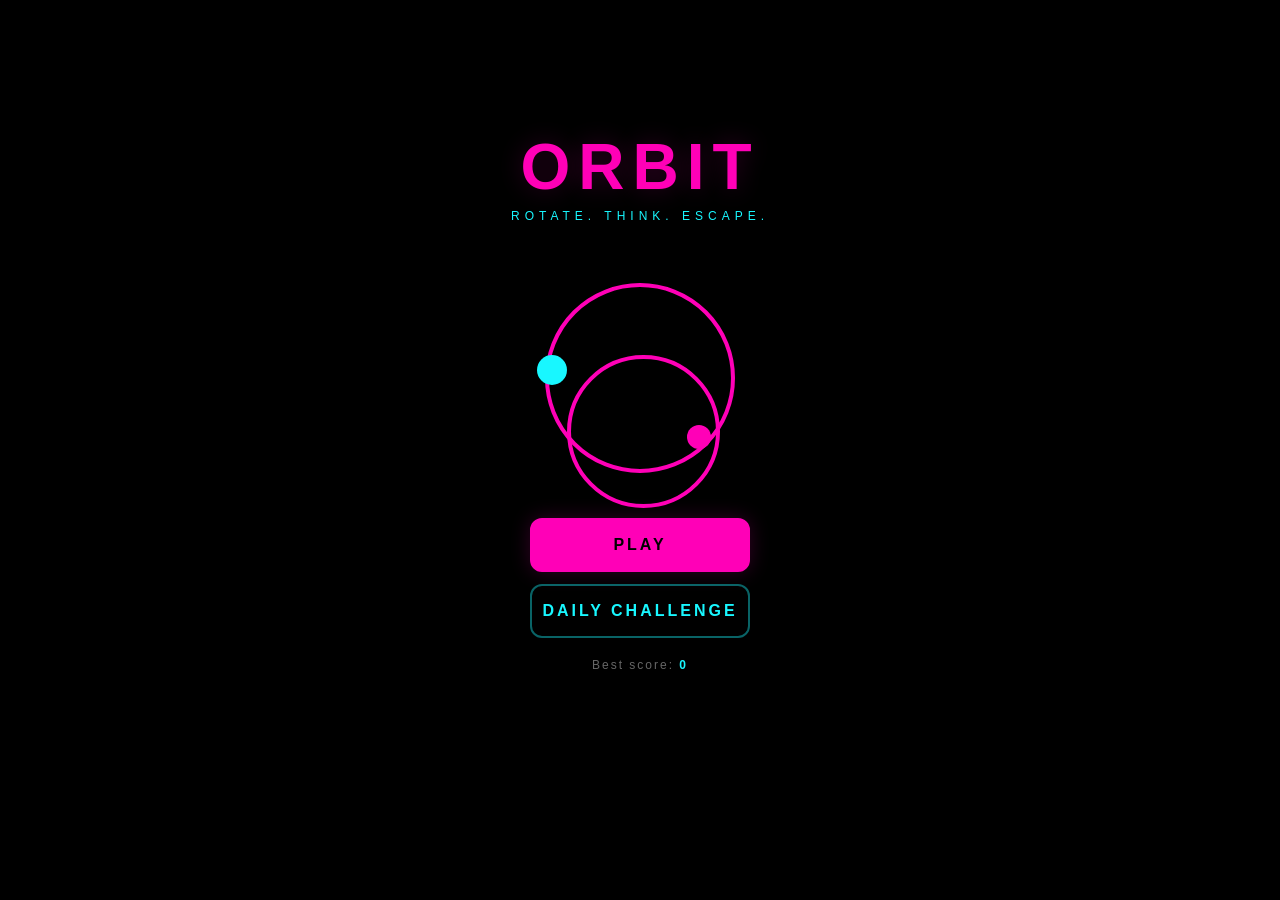
<file: index.html>
<!doctype html>
<html lang="en">
<head>
<meta charset="utf-8">
<meta name="viewport" content="width=device-width,initial-scale=1,maximum-scale=1,user-scalable=no">
<meta name="theme-color" content="#000000">
<title>ORBIT — Neon Logic Puzzle</title>
<link rel="stylesheet" href="style.css">
</head>
<body>
<div id="app">
  <canvas id="game"></canvas>

  <section id="startScreen" class="screen">
    <div class="brand">ORBIT</div>
    <div class="tagline">ROTATE. THINK. ESCAPE.</div>
    <div class="preview-orbit"><span class="preview-ball"></span><span class="preview-core"></span></div>
    <button id="startGame" class="primary">PLAY</button>
    <button id="dailyFromStart" class="secondary">DAILY CHALLENGE</button>
    <div class="best-line">Best score: <b id="startBest">0</b></div>
  </section>

  <section id="levelScreen" class="screen hidden">
    <div class="panel-head">
      <button class="icon-btn" data-back>←</button>
      <div><b>LEVELS</b><small>MASTER THE ORBITS</small></div>
      <button class="icon-btn" id="levelSound">♪</button>
    </div>
    <div id="levelGrid" class="level-grid"></div>
  </section>

  <section id="shopScreen" class="screen hidden">
    <div class="panel-head">
      <button class="icon-btn" data-back>←</button>
      <div><b>THEMES</b><small>SPEND YOUR ORBS</small></div>
      <div class="coin-pill">◆ <span id="shopCoins">0</span></div>
    </div>
    <div id="shopGrid" class="shop-grid"></div>
  </section>

  <section id="dailyScreen" class="screen hidden">
    <div class="panel-head">
      <button class="icon-btn" data-back>←</button>
      <div><b>DAILY ORBIT</b><small id="dailyDate"></small></div>
    </div>
    <div class="daily-card">
      <div class="daily-title">TODAY'S PUZZLE</div>
      <div class="daily-number" id="dailyNumber">01</div>
      <p>Everyone gets the same challenge. Beat your best move count.</p>
      <div class="daily-stats">
        <span>BEST <b id="dailyBest">—</b></span>
        <span>STREAK <b id="dailyStreak">0</b></span>
      </div>
      <button id="playDaily" class="primary">PLAY DAILY</button>
    </div>
  </section>

  <section id="gameUI" class="hidden">
    <header class="hud">
      <button id="homeBtn" class="hud-btn">⌂</button>
      <div class="moves-box"><b id="moves">12</b><small>MOVES</small></div>
      <div class="level-box"><b id="level">1</b><small>LEVEL</small></div>
      <button id="muteBtn" class="hud-btn">♪</button>
    </header>
    <div class="progress"><span id="progressBar"></span></div>
    <div id="hint" class="hint">GET TO THE CYAN GATE</div>
    <div class="game-buttons">
      <button id="leftBtn" class="rotate-btn left" aria-label="Rotate left">‹</button>
      <button id="playPause" class="play-btn">▶</button>
      <button id="rightBtn" class="rotate-btn right" aria-label="Rotate right">›</button>
    </div>
    <button id="undoBtn" class="undo-btn">↶</button>
  </section>

  <section id="resultScreen" class="screen hidden">
    <div class="result-card">
      <div id="resultKicker" class="result-kicker">LEVEL COMPLETE</div>
      <div id="resultTitle" class="result-title">NICE!</div>
      <div id="stars" class="stars">☆☆☆</div>
      <div class="result-stats">
        <div><span>MOVES</span><b id="resultMoves">0</b></div>
        <div><span>BEST</span><b id="resultBest">0</b></div>
        <div><span>ORBS</span><b id="resultCoins">+0</b></div>
      </div>
      <div class="result-actions">
        <button id="retryBtn" class="secondary">RETRY</button>
        <button id="nextBtn" class="primary">NEXT →</button>
      </div>
    </div>
  </section>

  <nav id="bottomNav" class="bottom-nav hidden">
    <button data-nav="levels">◈<span>LEVELS</span></button>
    <button data-nav="daily">◆<span>DAILY</span></button>
    <button data-nav="shop">✦<span>THEMES</span></button>
  </nav>

  <div id="toast" class="toast"></div>
</div>
<script src="script.js"></script>
</body>
</html>
</file>
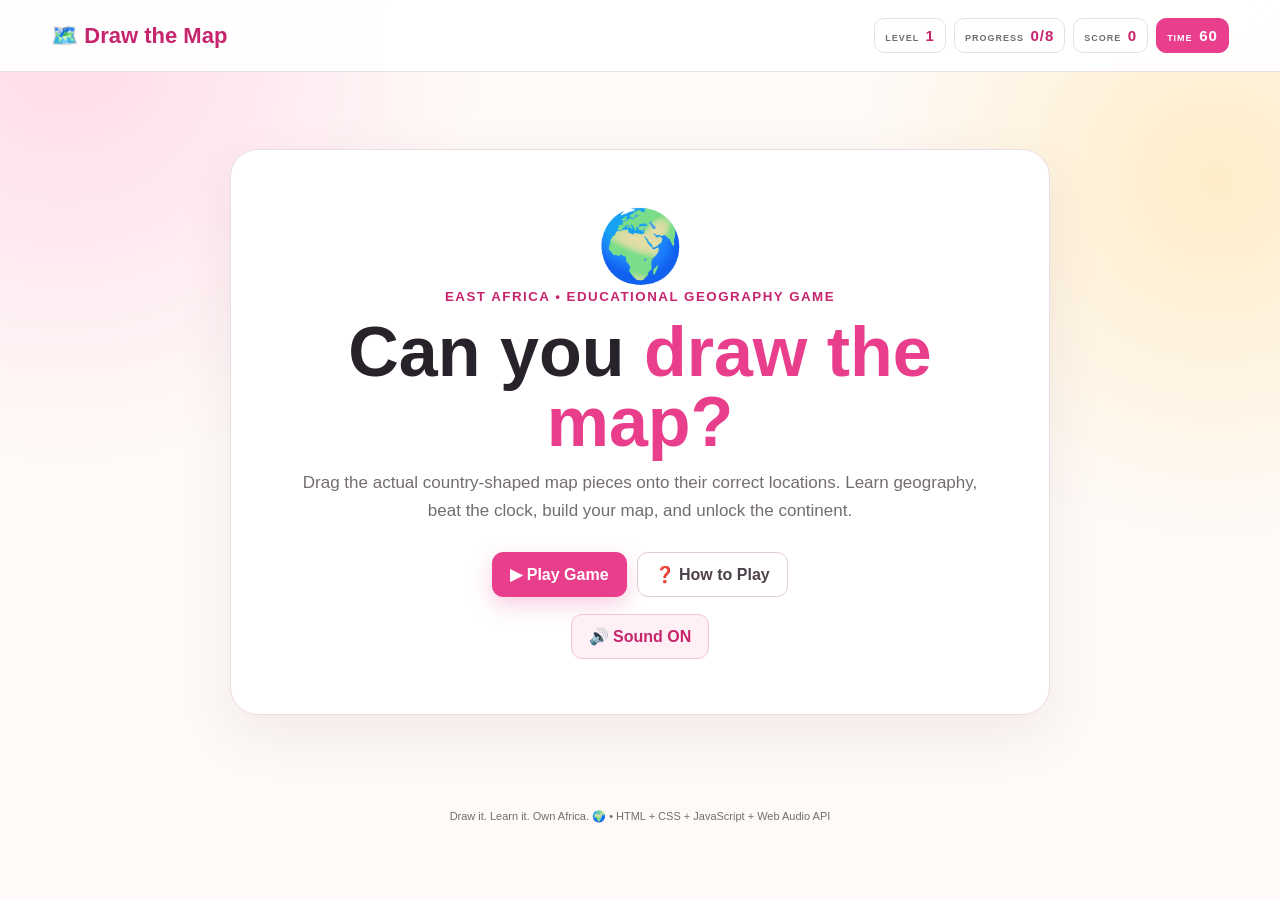
<file: draw-your-africa-enhanced/index.html>
<!doctype html>
<html lang="en">
<head>
<meta charset="UTF-8">
<meta name="viewport" content="width=device-width,initial-scale=1">
<title>Draw the Map | East Africa</title>
<link rel="stylesheet" href="style.css">
</head>
<body>
<header>
  <div class="logo">🗺️ Draw the Map</div>
  <div class="stats">
    <span>LEVEL <b>1</b></span>
    <span>PROGRESS <b id="progress">0/8</b></span>
    <span>SCORE <b id="score">0</b></span>
    <span class="timer">TIME <b id="time">60</b></span>
  </div>
</header>

<main>
<section id="menu" class="screen">
  <div class="hero">
    <div class="globe">🌍</div>
    <small>EAST AFRICA • EDUCATIONAL GEOGRAPHY GAME</small>
    <h1>Can you <em>draw the map?</em></h1>
    <p>Drag the actual country-shaped map pieces onto their correct locations. Learn geography, beat the clock, build your map, and unlock the continent.</p>
    <div class="menu-buttons">
      <button id="play" class="primary">▶ Play Game</button>
      <button id="how" class="secondary">❓ How to Play</button>
    </div>
    <button id="soundMenu" class="sound">🔊 Sound ON</button>
  </div>
</section>

<section id="game" class="screen hidden">
  <div class="game-title">
    <div><small>EAST AFRICA • LEVEL 1</small><h2>Let's build East Africa!</h2></div>
    <div class="controls"><button id="soundGame" class="sound">🔊 Sound ON</button><button id="settings" class="secondary">⚙ Settings</button><button id="restart" class="secondary">↻ Restart</button></div>
  </div>

  <div class="game-grid">
    <aside class="left-column">
      <div class="reference-panel">
        <div class="reference-head"><strong>🧭 MAP GUIDE</strong><span>Reference Map</span></div>
        <img class="reference-map-image" src="assets/africa-reference.jpg" alt="Africa political reference map">
      </div>
      <div class="pieces-panel">
      <h3>Country Pieces</h3>
      <p>Drag the <strong>map shape</strong>, not the name.</p>
      <div id="pieces"></div>
      <div class="streak" id="streak">🔥 Streak: 0</div>
      </div>
    </aside>
    <section class="map-panel">
      <div class="map-head"><strong>East Africa Blueprint</strong><span id="message">Pick up any country shape.</span></div>
      <div class="map">
        <svg id="board" viewBox="0 0 760 620"></svg>
        <div class="north">N<br>↑</div>
      </div>
    </section>
  </div>
</section>
</main>

<div id="howModal" class="modal hidden"><div class="card">
  <button class="close" data-close="howModal">×</button>
  <div class="big">🎮</div><h2>How to Play</h2>
  <p>1. Choose a country-shaped piece.</p><p>2. Drag the shape to its matching position.</p><p>3. Correct pieces snap into the map.</p><p>4. Wrong placements gently shake and return.</p><p>5. Beat the timer and complete all countries.</p>
  <button class="primary" data-close="howModal">Got it!</button>
</div></div>

<div id="settingsModal" class="modal hidden"><div class="card">
  <button class="close" data-close="settingsModal">×</button>
  <div class="big">🎚️</div><h2>Sound Settings</h2>
  <label class="volume-label">🔊 Volume <b id="volumeValue">70%</b></label>
  <input id="volume" type="range" min="0" max="100" value="70">
  <p class="muted">Your volume preference is saved automatically.</p>
  <button class="primary" data-close="settingsModal">Done</button>
</div></div>

<div id="timeUp" class="modal hidden"><div class="card">
  <div class="big">⏰</div><small>TIME'S UP!</small><h2>Try again!</h2>
  <p>You placed <strong id="timeProgress">0 / 8</strong> countries.</p>
  <div class="modal-buttons"><button id="tryAgain" class="primary">↻ Try Again</button><button id="backMenu" class="secondary">⌂ Back to Menu</button></div>
</div></div>

<div id="win" class="modal hidden"><div class="card win-card">
  <div class="big">🎉</div><small>EAST AFRICA COMPLETE!</small><h2>You drew East Africa!</h2>
  <p>Excellent work. You discovered the location and shape of every country.</p>
  <div class="final">🏆 Final Score: <strong id="finalScore">0</strong></div>
  <button id="playAgain" class="primary">🌍 Play Again</button>
</div></div>

<div id="toast" class="toast"></div>
<footer>Draw it. Learn it. Own Africa. 🌍 • HTML + CSS + JavaScript + Web Audio API</footer>
<script src="script.js"></script>
</body>
</html>
</file>
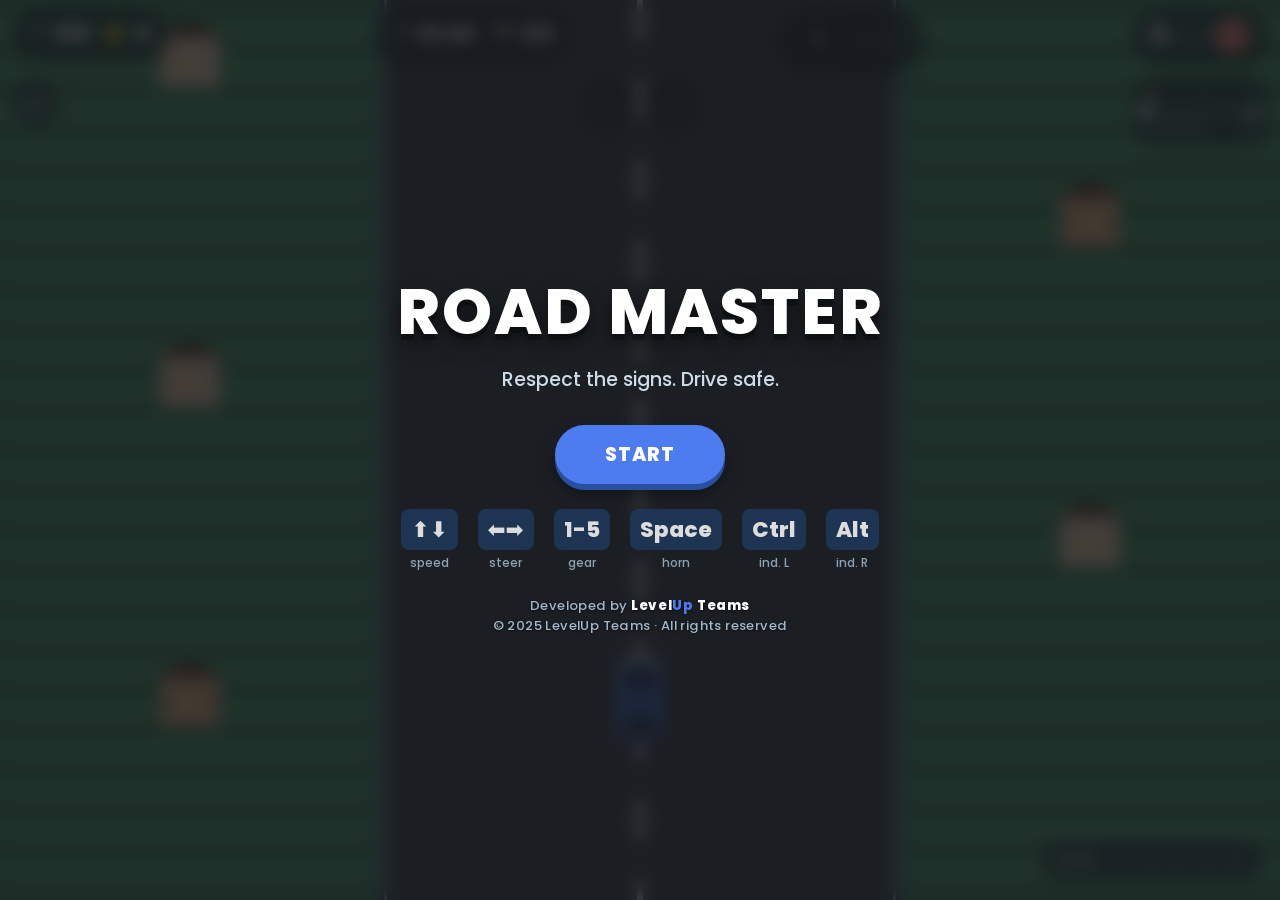
<file: LevelUp/index.html>
<!DOCTYPE html>
<html lang="en">
<head>
<meta charset="UTF-8">
<meta name="viewport" content="width=device-width,initial-scale=1,maximum-scale=1,user-scalable=no">
<title>Road Master 2D · LevelUp Teams</title>
<link href="https://fonts.googleapis.com/css2?family=Poppins:wght@500;800&display=swap" rel="stylesheet">
<style>
:root{
  --asphalt:#2B2E33;--asphalt-dark:#1E2024;--lane:#F4E9D8;
  --grass:#4C9A6A;--grass-dark:#3E7F58;
  --red:#E4483C;--yellow:#F4B740;--green:#3FB27F;
  --hud:rgba(20,22,26,.55);--light:#FBF7F0;--accent:#4C7CF0;
}
*{box-sizing:border-box;margin:0;padding:0;user-select:none;-webkit-tap-highlight-color:transparent}
html,body{width:100%;height:100%;overflow:hidden;background:var(--asphalt-dark);
  font-family:'Poppins',system-ui,sans-serif;font-weight:500;color:var(--light);touch-action:none}
#wrap{position:relative;width:100vw;height:100vh;overflow:hidden}
canvas{position:absolute;top:0;left:0;width:100%;height:100%;display:block}

.hud{position:absolute;top:0;left:0;width:100%;padding:10px 14px;display:flex;
  justify-content:space-between;align-items:flex-start;pointer-events:none;z-index:10;
  gap:8px;flex-wrap:wrap}
.hud-box{display:flex;align-items:center;gap:12px;background:var(--hud);
  backdrop-filter:blur(6px);padding:8px 16px;border-radius:40px;
  box-shadow:0 4px 14px rgba(0,0,0,.35)}
.hud-item{display:flex;align-items:center;gap:5px;font-size:1rem;color:#fff}
.hud-item .icon{font-size:1.2rem}
.hud-item .val{font-weight:800;font-size:1.3rem;min-width:1.5ch;text-align:center}
.hud-item .val.shake{animation:shake .3s}
@keyframes shake{0%,100%{transform:translateX(0)}25%{transform:translateX(-4px)}75%{transform:translateX(4px)}}
.speed-wrap{display:flex;align-items:center;gap:8px}
.speed-num{font-weight:800;font-size:1.7rem;color:#fff;text-shadow:0 2px 6px #000a;line-height:1}
.speed-num small{font-size:.75rem;font-weight:500;color:#b0c8d8}
.limit-badge{background:var(--red);color:#fff;border-radius:50%;width:36px;height:36px;
  display:flex;align-items:center;justify-content:center;font-weight:800;font-size:.9rem;
  border:2px solid #fff;box-shadow:0 2px 8px #0006;transition:transform .2s}
.limit-badge.pulse{transform:scale(1.3)}
.streak{background:var(--yellow);color:#1E2024;border-radius:20px;padding:2px 10px;
  font-weight:800;font-size:.85rem;display:none;box-shadow:0 2px 6px #0005}
.streak.show{display:inline-block}
.credits-low .icon,.credits-low .val{color:var(--red);animation:blink .8s infinite alternate}
@keyframes blink{from{opacity:.6}to{opacity:1}}

/* GEAR DISPLAY */
.gear-box{
  display:flex;align-items:center;gap:8px;
}
.gear-display{
  width:44px;height:44px;border-radius:50%;
  background:rgba(20,22,26,.7);
  border:2px solid #ffffff40;
  display:flex;align-items:center;justify-content:center;
  font-weight:800;font-size:1.4rem;color:#fff;
  text-shadow:0 1px 3px #000;
  transition:all .15s;
}
.gear-display.shift{
  animation:gearShift .35s ease;
}
@keyframes gearShift{
  0%{transform:scale(1);background:rgba(20,22,26,.7);}
  50%{transform:scale(1.25);background:var(--accent);box-shadow:0 0 20px var(--accent);}
  100%{transform:scale(1);background:rgba(20,22,26,.7);}
}
.gear-bars{
  display:flex;flex-direction:column;gap:2px;
}
.gear-bars .bar{
  width:60px;height:4px;background:#ffffff25;border-radius:2px;overflow:hidden;
  position:relative;
}
.gear-bars .bar .fill{
  position:absolute;left:0;top:0;height:100%;
  background:linear-gradient(90deg, var(--green), var(--yellow), var(--red));
  width:0%;
  transition:width .08s linear;
}

.sound-toggle{
  position:absolute;top:78px;left:14px;z-index:15;
  background:var(--hud);backdrop-filter:blur(6px);
  width:44px;height:44px;border-radius:50%;
  display:flex;align-items:center;justify-content:center;
  font-size:1.3rem;cursor:pointer;
  border:2px solid #ffffff30;
  box-shadow:0 4px 14px rgba(0,0,0,.35);
  transition:transform .1s;
}
.sound-toggle:active{transform:scale(0.92)}
.sound-toggle.muted{opacity:0.55}

.indicators{
  position:absolute;top:78px;left:50%;transform:translateX(-50%);
  display:flex;gap:14px;z-index:12;pointer-events:none;
}
.indicator{
  width:52px;height:52px;border-radius:50%;
  background:var(--hud);backdrop-filter:blur(6px);
  display:flex;align-items:center;justify-content:center;
  font-size:1.5rem;font-weight:800;
  border:2px solid #ffffff20;
  color:#4a5763;
  transition:color .1s, background .1s, box-shadow .1s;
  box-shadow:0 4px 14px rgba(0,0,0,.35);
  pointer-events:auto;cursor:pointer;
}
.indicator.on{
  color:#ffcf40;
  background:rgba(244,183,64,.25);
  box-shadow:0 0 24px #f4b740cc, 0 4px 14px rgba(0,0,0,.35);
  animation:blinkL .5s infinite alternate;
}
@keyframes blinkL{from{opacity:.6}to{opacity:1}}

.touch{position:absolute;bottom:20px;left:0;width:100%;display:none;
  justify-content:space-between;padding:0 20px;z-index:20;pointer-events:none}
.touch>div{display:flex;gap:14px;pointer-events:auto}
.touch .right{flex-direction:column;align-items:flex-end}
.tbtn{width:64px;height:64px;border-radius:50%;background:var(--hud);backdrop-filter:blur(8px);
  border:2px solid #ffffff40;color:#fff;font-size:1.6rem;display:flex;align-items:center;
  justify-content:center;box-shadow:0 5px 14px #0007;font-weight:700;transition:transform .08s}
.tbtn:active{transform:scale(.9);background:#3c4655cc}
.tbtn.accel{background:#4c7cf080;border-color:#4c7cf0b3}
.tbtn.brake{background:#e4483c80;border-color:#e4483cb3}
@media(hover:none) and (pointer:coarse){.touch{display:flex}}

.overlay{position:absolute;inset:0;display:flex;flex-direction:column;align-items:center;
  justify-content:center;background:rgba(20,22,26,.78);backdrop-filter:blur(8px);
  z-index:50;padding:20px;text-align:center}
.overlay.hidden{display:none}
.overlay h1{font-size:clamp(2.4rem,8vw,4rem);font-weight:800;letter-spacing:2px;color:#fff;
  text-shadow:0 6px 0 #0000004d,0 10px 20px #00000080;margin-bottom:6px}
.overlay .sub{font-size:clamp(1rem,2.5vw,1.2rem);color:#cddce8;margin-bottom:26px}
.overlay .msg{font-size:clamp(1rem,2.5vw,1.2rem);color:#cddce8;margin-bottom:22px}
.stats{display:flex;gap:26px;margin-bottom:28px;flex-wrap:wrap;justify-content:center}
.stat{display:flex;flex-direction:column;align-items:center;gap:2px}
.stat .lbl{font-size:.85rem;color:#a0b8cc}
.stat .num{font-size:clamp(1.7rem,5vw,2.3rem);font-weight:800;color:#fff;line-height:1}
.btn{padding:15px 44px;border-radius:50px;font-family:inherit;font-weight:800;font-size:1.2rem;
  letter-spacing:1px;border:none;cursor:pointer;margin:5px 6px;min-width:170px;
  transition:transform .1s}
.btn:active{transform:scale(.96)}
.btn-p{background:var(--accent);color:#fff;box-shadow:0 6px 0 #2a4fa0,0 10px 18px #0006}
.btn-p:active{box-shadow:0 2px 0 #2a4fa0;transform:translateY(4px) scale(.96)}
.btn-s{background:transparent;color:#cddce8;border:2px solid #ffffff4d}
.btn-pulse{animation:bp 2s ease-in-out infinite}
@keyframes bp{0%,100%{transform:scale(1);box-shadow:0 6px 0 #2a4fa0,0 10px 18px #0006}
  50%{transform:scale(1.04);box-shadow:0 6px 0 #2a4fa0,0 14px 26px #4c7cf080}}
.onboard{display:flex;gap:20px;margin-top:20px;opacity:.85;flex-wrap:wrap;justify-content:center}
.onboard span{display:flex;flex-direction:column;align-items:center;gap:4px;
  font-size:.75rem;color:#a0b8cc}
.onboard .k{font-size:1.35rem;background:#1e3a5b;padding:4px 10px;border-radius:8px;color:#fff;font-weight:800}

.studio-credit{
  position:absolute;left:0;right:0;bottom:14px;text-align:center;
  font-size:.78rem;font-weight:500;letter-spacing:.4px;color:#a0b8cc;z-index:55;
  pointer-events:none;text-shadow:0 1px 3px rgba(0,0,0,.6);
}
.studio-credit .brand{ font-weight:800; color:#fff; letter-spacing:.6px; }
.studio-credit .brand .accent{ color:var(--accent); }
.overlay .studio-credit{ position:static; margin-top:24px; font-size:.82rem; }

.lcard{position:absolute;inset:0;display:flex;flex-direction:column;align-items:center;
  justify-content:center;background:rgba(20,22,26,.7);backdrop-filter:blur(4px);
  z-index:40;opacity:0;pointer-events:none;transition:opacity .5s}
.lcard.show{opacity:1}
.lcard .n{font-size:clamp(2rem,6vw,3.2rem);font-weight:800;color:#fff;
  text-shadow:0 4px 0 #0000004d;margin-bottom:6px}
.lcard .c{font-size:clamp(1rem,3vw,1.3rem);color:#cddce8;margin-bottom:10px}
.lcard .dest{
  font-size:clamp(1rem,3vw,1.2rem);color:#fff;font-weight:800;background:var(--hud);
  padding:8px 22px;border-radius:40px;box-shadow:0 4px 14px rgba(0,0,0,.35);
  display:flex;align-items:center;gap:10px;
}
.lcard .dest .arrow{color:#a0b8cc;font-weight:500;font-size:.85rem;margin-right:4px}
.lcard .dest .icon{font-size:1.3rem}

.mmap{position:absolute;top:78px;right:14px;width:130px;background:var(--hud);
  backdrop-filter:blur(6px);border-radius:18px;padding:8px 10px;box-shadow:0 4px 14px #0006;
  z-index:10;pointer-events:none}
.mmap .lbl{display:flex;justify-content:space-between;font-size:.65rem;color:#a0b8cc;margin-bottom:6px;font-weight:700}
.mmap .lbl .from{color:#cddce8}
.mmap .lbl .to{color:#3FB27F}
.mmap .line{position:relative;height:6px;background:#ffffff33;border-radius:4px;margin:6px 0}
.mmap .fill{position:absolute;left:0;top:0;height:100%;background:var(--accent);border-radius:4px}
.mmap .dot{position:absolute;top:50%;transform:translate(-50%,-50%);width:12px;height:12px;
  background:#fff;border-radius:50%;box-shadow:0 0 8px var(--accent)}
.mmap .dest-icon{position:absolute;right:-8px;top:50%;transform:translateY(-50%);font-size:1.15rem}
.mmap .lvl-label{display:flex;justify-content:space-between;font-size:.6rem;color:#a0b8cc;margin-top:4px;font-weight:700}

.flash{position:absolute;inset:0;background:#fff;opacity:0;pointer-events:none;z-index:30;
  transition:opacity .1s}

/* Gear shift hint on desktop */
.gear-hint{
  position:absolute;bottom:20px;right:16px;z-index:12;
  background:var(--hud);backdrop-filter:blur(6px);
  padding:8px 14px;border-radius:20px;
  font-size:.75rem;color:#cddce8;font-weight:700;
  display:flex;gap:8px;align-items:center;
  border:2px solid #ffffff20;
  pointer-events:none;
}
.gear-hint .num{
  display:inline-block;background:#1e3a5b;color:#fff;
  width:20px;height:20px;border-radius:50%;
  text-align:center;line-height:20px;font-size:.7rem;
  margin:0 1px;
}

@media (prefers-reduced-motion:reduce){
  .btn-pulse{animation:none}
  .credits-low .icon,.credits-low .val{animation:none}
  .indicator.on{animation:none}
  .gear-display.shift{animation:none}
}
@media(hover:none) and (pointer:coarse){
  .gear-hint{display:none;}
}
</style>
</head>
<body>
<div id="wrap">
  <canvas id="cv"></canvas>

  <div class="hud">
    <div class="hud-box">
      <div class="hud-item" id="creditsBox"><span class="icon">🛡</span><span class="val" id="credits">100</span></div>
      <div class="hud-item"><span class="icon">⭐</span><span class="val" id="score">0</span>
        <span class="streak" id="streak">🔥0</span></div>
    </div>
    <div class="hud-box">
      <div class="hud-item"><span class="icon">⏱</span><span class="val" id="timer">01:40</span></div>
      <div class="hud-item" style="margin-left:6px"><span class="icon">🏁</span><span class="val" id="levelNum">1/4</span></div>
    </div>
    <div class="hud-box">
      <div class="gear-box">
        <div class="gear-display" id="gearDisplay">1</div>
        <div class="gear-bars">
          <div class="bar"><div class="fill" id="rpmFill"></div></div>
        </div>
      </div>
    </div>
    <div class="hud-box">
      <div class="speed-wrap">
        <span class="speed-num" id="speed">0 <small>km/h</small></span>
        <span class="limit-badge" id="limit">40</span>
      </div>
    </div>
  </div>

  <div class="sound-toggle" id="soundToggle" title="Toggle sound">🔊</div>

  <div class="indicators">
    <div class="indicator" id="indLeft" title="Left indicator (Ctrl)">◀</div>
    <div class="indicator" id="indRight" title="Right indicator (Alt)">▶</div>
  </div>

  <div class="mmap">
    <div class="lbl"><span class="from" id="mapFrom">🏠</span><span class="to">→</span><span class="to" id="mapTo">🏟</span></div>
    <div class="line">
      <div class="fill" id="mapFill" style="width:0%"></div>
      <div class="dot" id="mapDot" style="left:0%"></div>
      <div class="dest-icon" id="mapDestIcon">🏟</div>
    </div>
    <div class="lvl-label"><span id="mapLevelName">Residential</span><span id="mapPct">0%</span></div>
  </div>

  <div class="flash" id="flash"></div>

  <div class="touch">
    <div><div class="tbtn" id="tL">◀</div><div class="tbtn" id="tR">▶</div></div>
    <div class="right"><div class="tbtn accel" id="tA">▲</div><div class="tbtn brake" id="tB">▼</div></div>
  </div>

  <div class="lcard" id="lcard">
    <div class="n" id="lname">Residential</div>
    <div class="c" id="lcue">40 km/h · Watch for lights</div>
    <div class="dest"><span class="arrow">NEXT STOP</span><span class="icon" id="lcardDestIcon">🏟</span><span id="lcardDestName">Stadium</span></div>
  </div>

  <div class="gear-hint">
    <span>GEARS</span>
    <span class="num">1</span><span class="num">2</span><span class="num">3</span><span class="num">4</span><span class="num">5</span>
  </div>

  <div class="overlay" id="startScreen">
    <h1>ROAD MASTER</h1>
    <p class="sub">Respect the signs. Drive safe.</p>
    <button class="btn btn-p btn-pulse" id="startBtn">START</button>
    <div class="onboard">
      <span><span class="k">⬆⬇</span>speed</span>
      <span><span class="k">⬅➡</span>steer</span>
      <span><span class="k">1-5</span>gear</span>
      <span><span class="k">Space</span>horn</span>
      <span><span class="k">Ctrl</span>ind. L</span>
      <span><span class="k">Alt</span>ind. R</span>
    </div>
    <div class="studio-credit">
      Developed by <span class="brand">Level<span class="accent">Up</span> Teams</span><br>
      © 2025 LevelUp Teams · All rights reserved
    </div>
  </div>

  <div class="overlay hidden" id="overScreen">
    <h1>GAME OVER</h1>
    <p class="msg" id="overMsg">Too many violations.</p>
    <div class="stats">
      <div class="stat"><span class="lbl">Credits</span><span class="num" id="overCredits">0</span></div>
      <div class="stat"><span class="lbl">Score</span><span class="num" id="overScore">0</span></div>
      <div class="stat"><span class="lbl">Level</span><span class="num" id="overLevel">1/4</span></div>
    </div>
    <div>
      <button class="btn btn-p" id="retryBtn">TRY AGAIN</button>
      <button class="btn btn-s" id="homeBtn">HOME</button>
    </div>
    <div class="studio-credit">
      Developed by <span class="brand">Level<span class="accent">Up</span> Teams</span> · © 2025
    </div>
  </div>

  <div class="overlay hidden" id="winScreen">
    <h1>ROAD MASTER!</h1>
    <p class="msg">You reached every destination on time!</p>
    <div class="stats">
      <div class="stat"><span class="lbl">Score</span><span class="num" id="winScore">0</span></div>
      <div class="stat"><span class="lbl">Credits</span><span class="num" id="winCredits">0</span></div>
      <div class="stat"><span class="lbl">Time Left</span><span class="num" id="winTime">00:00</span></div>
    </div>
    <div>
      <button class="btn btn-p" id="playBtn">PLAY AGAIN</button>
      <button class="btn btn-s" id="winHomeBtn">HOME</button>
    </div>
    <div class="studio-credit">
      Developed by <span class="brand">Level<span class="accent">Up</span> Teams</span> · © 2025
    </div>
  </div>
</div>

<script>
(function(){
'use strict';

// ============================================================
// CONFIG
// ============================================================
var CFG = {
  START_CREDITS: 100,
  VIOLATION_COST: 2,
  MAX_SPEED: 140,
  ACCEL: 18,
  BRAKE: 70,
  DECEL: 8,
  LEVEL_TIME: 100,
  DEST_DIST: 2400,
  STEER_SPEED: 2.4,
  SIGN_GAP_MIN: 900,
  SIGN_GAP_MAX: 1200,
  CAM_GAP_MIN: 1100,
  CAM_GAP_MAX: 1400,
  LIGHT_RED_TIME: 5,
  LIGHT_GREEN_TIME: 6,
  LIGHT_WINDOW: 260,
  HORN_WINDOW: 300,
  TURN_WINDOW: 260,
  // -------- GEARBOX ----------
  // Max speed per gear (in km/h). After this, the engine rev-limits.
  GEAR_MAX: [28, 55, 85, 115, 140],
  // Ideal shift-up speed (matches GEAR_MAX roughly)
  IDLE_RPM: 0.15,
  // Engine RPM range displayed (0..1)
  C: {
    lane:'#F4E9D8',
    grass:'#4C9A6A', grassD:'#3E7F58',
    red:'#E4483C', yellow:'#F4B740', green:'#3FB27F',
    accent:'#4C7CF0',
    asphalt:'#3a4048'
  }
};

// ============================================================
// BACKGROUNDS per level
// ============================================================
var BACKGROUNDS = [
  // Level 1: residential daytime — bright sky, green grass, blue-ish road
  { skyTop:'#7EC8E8', skyBot:'#C9EEF5',
    grass:'#4C9A6A', grassD:'#3E7F58',
    road:'#3a4048', roadEdge:'rgba(220,235,245,.6)',
    treeGreens:['#3d8b55','#357a4b','#4a9c64'], trunk:'#5a3f2e',
    houseColors:['#E5C1A0','#D9A67B','#E8C7A8'] },

  // Level 2: town center sunset — orange sky, warm grass, purple-ish road
  { skyTop:'#F0A868', skyBot:'#F5D9B8',
    grass:'#B08A5E', grassD:'#8F6E4A',
    road:'#4a4048', roadEdge:'rgba(255,220,180,.6)',
    treeGreens:['#8B6B3E','#9A7A46','#7A5F38'], trunk:'#4a3220',
    houseColors:['#D9A67B','#C48B5C','#E5B88A'] },

  // Level 3: school zone — yellow-green, bright daylight
  { skyTop:'#B8E0A0', skyBot:'#E5F5C8',
    grass:'#8FBF5A', grassD:'#6E9E3E',
    road:'#434a42', roadEdge:'rgba(230,245,210,.6)',
    treeGreens:['#5a9a3a','#4a8a2a','#6aaa4a'], trunk:'#4a3520',
    houseColors:['#E8D8B0','#D5C080','#F0E0B8'] },

  // Level 4: city night — dark sky, neon-lit road, dark grass
  { skyTop:'#1a1e3a', skyBot:'#2a2e50',
    grass:'#2a3a2a', grassD:'#1e2e1e',
    road:'#2a2c34', roadEdge:'rgba(150,180,220,.5)',
    treeGreens:['#1a4a2a','#143a20','#205a30'], trunk:'#3a2a1a',
    houseColors:['#3a3a5a','#4a4a6a','#2a2a4a'] }
];

// ============================================================
// LEVELS
// ============================================================
var LEVELS = [
  { name:'Residential', cue:'40 km/h · Watch for lights', limit:40,
    signMix:['speed','light','ped'], cars:0.10,
    from:{ icon:'🏠', name:'Home' }, to:{ icon:'🏟', name:'Stadium' } },
  { name:'Town Center', cue:'50 km/h · Horn & indicators', limit:50,
    signMix:['speed','light','ped','turn'], cars:0.18,
    from:{ icon:'🏟', name:'Stadium' }, to:{ icon:'🏫', name:'School' } },
  { name:'School Zone', cue:'30 km/h · Horn at crossings', limit:30,
    signMix:['speed','light','ped','turn','yield'], cars:0.22,
    from:{ icon:'🏫', name:'School' }, to:{ icon:'🏥', name:'Hospital' } },
  { name:'City Night', cue:'60 km/h · Final stretch', limit:60,
    signMix:['speed','light','ped','turn','yield'], cars:0.30,
    from:{ icon:'🏥', name:'Hospital' }, to:{ icon:'🏟', name:'Grand Arena' } }
];

// ============================================================
// DOM
// ============================================================
function $(id){ return document.getElementById(id); }
var cv = $('cv');
var ctx = cv.getContext('2d');
var startScreen=$('startScreen'), overScreen=$('overScreen'), winScreen=$('winScreen');
var lcard=$('lcard'), lname=$('lname'), lcue=$('lcue');
var lcardDestIcon=$('lcardDestIcon'), lcardDestName=$('lcardDestName');
var creditsEl=$('credits'), scoreEl=$('score'), timerEl=$('timer');
var speedEl=$('speed'), limitEl=$('limit'), streakEl=$('streak');
var levelNumEl=$('levelNum');
var gearDisplay=$('gearDisplay'), rpmFill=$('rpmFill');
var creditsBox=$('creditsBox'), flashEl=$('flash');
var mapFill=$('mapFill'), mapDot=$('mapDot');
var mapFrom=$('mapFrom'), mapTo=$('mapTo'), mapDestIcon=$('mapDestIcon');
var mapLevelName=$('mapLevelName'), mapPct=$('mapPct');
var overMsg=$('overMsg'), overCredits=$('overCredits'), overScore=$('overScore'), overLevel=$('overLevel');
var winScore=$('winScore'), winCredits=$('winCredits'), winTime=$('winTime');
var soundToggle=$('soundToggle');
var indLeft=$('indLeft'), indRight=$('indRight');

// ============================================================
// RESIZE
// ============================================================
function resize(){ cv.width = window.innerWidth; cv.height = window.innerHeight; }
window.addEventListener('resize', resize);
resize();

// ============================================================
// STATE
// ============================================================
var G = {
  phase:'start',
  level:1,
  credits:CFG.START_CREDITS,
  score:0,
  streak:0,
  speed:0,
  timer:CFG.LEVEL_TIME,
  dist:0,
  px:0.5,
  objs:[],
  parts:[],
  floats:[],
  limit:40,
  limitPulse:0,
  flashT:0,
  vigT:0,
  last:0,
  roadScroll:0,
  input:{ L:false, R:false, U:false, D:false },
  audio:null,
  rafId:0,
  activeLightZone:null,
  levelAdvanceTimer: 0,
  levelAdvancing: false,
  carryOver: false,
  muted: false,
  hornActive: false,
  hornCooldown: 0,
  indicator: 'none',
  activePedZone: null,
  activeTurnZone: null,
  // GEAR
  gear: 1,          // 1..5
  rpm: 0.15         // 0..1
};

// ============================================================
// HELPERS
// ============================================================
function clamp(v,a,b){ return v<a?a:(v>b?b:v); }
function rnd(a,b){ return a+Math.random()*(b-a); }
function fmt(s){
  s = Math.max(0,s);
  var m = Math.floor(s/60), ss = Math.floor(s%60);
  return (m<10?'0':'')+m+':'+(ss<10?'0':'')+ss;
}

// Get current background for level
function BG(){ return BACKGROUNDS[Math.min(G.level-1, BACKGROUNDS.length-1)]; }

// Current gear's max speed
function gearMaxSpeed(){ return CFG.GEAR_MAX[G.gear-1]; }
function gearMinSpeed(){
  if(G.gear === 1) return 0;
  return CFG.GEAR_MAX[G.gear-2] * 0.6;
}

// ============================================================
// AUDIO — V6 SPORT ENGINE with manual gears
// ============================================================
// 3 layers of sawtooth at harmonic ratios + band-pass + road noise.
// Pitch follows RPM (rpm = speed/gearMax) — not raw speed — so
// gear shifts make the sound rise/fall, giving that real gearbox feel.
//
// Key design: RPM is 0..1 within each gear.
//   RPM = clamp((speed - gearMin) / (gearMax - gearMin), 0, 1)
// So shifting from gear 1 (max 28) at 28 km/h → gear 2 sets RPM to ~0.
// The engine pitch drops when you shift up, then climbs again. No repetitive
// sweeping, because the pitch stays anchored to the current RPM band.

var ENGINE = {
  started:false,
  osc1:null, osc2:null, osc3:null,
  gain1:null, gain2:null, gain3:null,
  filter:null, peak:null,
  noiseSource:null, noiseFilter:null, noiseGain:null,
  masterGain:null
};

function initAudio(){
  if(G.audio) return;
  try{ G.audio = new (window.AudioContext||window.webkitAudioContext)(); }
  catch(e){ G.audio = null; }
}

function startEngine(){
  if(!G.audio || ENGINE.started) return;
  try{
    ENGINE.masterGain = G.audio.createGain();
    ENGINE.masterGain.gain.value = G.muted ? 0 : 0.13;
    ENGINE.masterGain.connect(G.audio.destination);

    // Low-pass for warmth
    ENGINE.filter = G.audio.createBiquadFilter();
    ENGINE.filter.type = 'lowpass';
    ENGINE.filter.frequency.value = 700;
    ENGINE.filter.Q.value = 2;
    ENGINE.filter.connect(ENGINE.masterGain);

    // Peaking for the "rasp" of a V6
    ENGINE.peak = G.audio.createBiquadFilter();
    ENGINE.peak.type = 'peaking';
    ENGINE.peak.frequency.value = 220;
    ENGINE.peak.Q.value = 4;
    ENGINE.peak.gain.value = 7;
    ENGINE.peak.connect(ENGINE.filter);

    // ---- Layer 1: fundamental (V6 rumble) ----
    ENGINE.osc1 = G.audio.createOscillator();
    ENGINE.osc1.type = 'sawtooth';
    ENGINE.osc1.frequency.value = 55;
    ENGINE.gain1 = G.audio.createGain();
    ENGINE.gain1.gain.value = 0.5;
    ENGINE.osc1.connect(ENGINE.gain1);
    ENGINE.gain1.connect(ENGINE.peak);
    ENGINE.osc1.start();

    // ---- Layer 2: octave up (mid body) ----
    ENGINE.osc2 = G.audio.createOscillator();
    ENGINE.osc2.type = 'sawtooth';
    ENGINE.osc2.frequency.value = 110;
    ENGINE.gain2 = G.audio.createGain();
    ENGINE.gain2.gain.value = 0.3;
    ENGINE.osc2.connect(ENGINE.gain2);
    ENGINE.gain2.connect(ENGINE.peak);
    ENGINE.osc2.start();

    // ---- Layer 3: high valve/rasp (subtle) ----
    ENGINE.osc3 = G.audio.createOscillator();
    ENGINE.osc3.type = 'square';
    ENGINE.osc3.frequency.value = 220;
    ENGINE.gain3 = G.audio.createGain();
    ENGINE.gain3.gain.value = 0.04;
    ENGINE.osc3.connect(ENGINE.gain3);
    ENGINE.gain3.connect(ENGINE.filter);
    ENGINE.osc3.start();

    // ---- Road/wind noise ----
    var bufferSize = 4 * G.audio.sampleRate;
    var noiseBuffer = G.audio.createBuffer(1, bufferSize, G.audio.sampleRate);
    var output = noiseBuffer.getChannelData(0);
    for(var i = 0; i < bufferSize; i++) output[i] = Math.random() * 2 - 1;
    ENGINE.noiseSource = G.audio.createBufferSource();
    ENGINE.noiseSource.buffer = noiseBuffer;
    ENGINE.noiseSource.loop = true;
    ENGINE.noiseFilter = G.audio.createBiquadFilter();
    ENGINE.noiseFilter.type = 'bandpass';
    ENGINE.noiseFilter.frequency.value = 2000;
    ENGINE.noiseFilter.Q.value = 0.7;
    ENGINE.noiseGain = G.audio.createGain();
    ENGINE.noiseGain.gain.value = 0.012;
    ENGINE.noiseSource.connect(ENGINE.noiseFilter);
    ENGINE.noiseFilter.connect(ENGINE.noiseGain);
    ENGINE.noiseGain.connect(ENGINE.filter);
    ENGINE.noiseSource.start();

    ENGINE.started = true;
  }catch(e){ ENGINE.started = false; }
}

function updateEngineSound(){
  if(!ENGINE.started || !G.audio || !ENGINE.osc1) return;
  if(G.muted) return;

  var t = G.audio.currentTime;
  var rpm = G.rpm;

  // Throttle signal
  var throttle = 0;
  if(G.input.U && G.phase === 'playing') throttle = 1;
  if(G.input.D && G.phase === 'playing') throttle = -0.6;

  // ---- Engine RPM → base frequency ----
  // Range: idle ~55 Hz, redline ~240 Hz
  var baseFreq = 55 + rpm * 185;
  if(throttle > 0) baseFreq += rpm * 8;   // slight push under load
  if(throttle < 0) baseFreq -= 6;

  ENGINE.osc1.frequency.setTargetAtTime(baseFreq, t, 0.05);
  ENGINE.osc2.frequency.setTargetAtTime(baseFreq * 2.01, t, 0.05);
  ENGINE.osc3.frequency.setTargetAtTime(baseFreq * 4.02, t, 0.06);

  // ---- Volumes rise with RPM ----
  var bodyGain = 0.35 + rpm * 0.45;
  if(throttle > 0) bodyGain += 0.08;
  ENGINE.gain1.gain.setTargetAtTime(bodyGain, t, 0.07);
  ENGINE.gain2.gain.setTargetAtTime(0.2 + rpm * 0.35, t, 0.07);

  // High rasp only above mid-RPM (like a valve opening)
  var rasp = Math.pow(Math.max(0, rpm - 0.4), 1.4) * 0.14;
  ENGINE.gain3.gain.setTargetAtTime(rasp, t, 0.1);

  // ---- Filters open with RPM ----
  var cutoff = 500 + rpm * 2200 + (throttle > 0 ? 400 : 0);
  ENGINE.filter.frequency.setTargetAtTime(cutoff, t, 0.08);
  ENGINE.peak.frequency.setTargetAtTime(180 + rpm * 480, t, 0.1);
  ENGINE.peak.gain.setTargetAtTime(5 + rpm * 8, t, 0.1);

  // ---- Noise rises with speed (tyre roar) ----
  var speedNorm = clamp(G.speed / CFG.MAX_SPEED, 0, 1);
  ENGINE.noiseGain.gain.setTargetAtTime(0.006 + speedNorm * 0.035, t, 0.12);
  ENGINE.noiseFilter.frequency.setTargetAtTime(1200 + speedNorm * 2800, t, 0.12);

  // ---- Master ----
  var masterVol = 0.06 + rpm * 0.12 + (throttle > 0 ? 0.02 : 0);
  ENGINE.masterGain.gain.setTargetAtTime(masterVol, t, 0.08);
}

function stopEngine(){
  if(!ENGINE.started) return;
  try{
    if(ENGINE.osc1) ENGINE.osc1.stop();
    if(ENGINE.osc2) ENGINE.osc2.stop();
    if(ENGINE.osc3) ENGINE.osc3.stop();
    if(ENGINE.noiseSource) ENGINE.noiseSource.stop();
  }catch(e){}
  ENGINE.started = false;
  ENGINE.osc1 = ENGINE.osc2 = ENGINE.osc3 = ENGINE.noiseSource = null;
}

// Gear shift "blip" — brief pitch drop + click
function playShiftSound(up){
  if(!G.audio || G.muted) return;
  try{
    var t = G.audio.currentTime;
    // mechanical click
    var o = G.audio.createOscillator();
    var g = G.audio.createGain();
    o.type = 'square';
    o.frequency.value = up ? 1800 : 1400;
    g.gain.value = 0.0001;
    g.gain.exponentialRampToValueAtTime(0.05, t + 0.005);
    g.gain.exponentialRampToValueAtTime(0.001, t + 0.05);
    o.connect(g); g.connect(G.audio.destination);
    o.start(t); o.stop(t + 0.06);
  }catch(e){}
}

// Horn
function playHorn(){
  if(!G.audio || G.muted) return;
  try{
    var t = G.audio.currentTime;
    [420, 530].forEach(function(f){
      var o = G.audio.createOscillator();
      var g = G.audio.createGain();
      o.type = 'triangle';
      o.frequency.value = f;
      g.gain.value = 0.0001;
      g.gain.exponentialRampToValueAtTime(0.16, t + 0.02);
      g.gain.setValueAtTime(0.16, t + 0.35);
      g.gain.exponentialRampToValueAtTime(0.001, t + 0.55);
      o.connect(g); g.connect(G.audio.destination);
      o.start(t); o.stop(t + 0.6);
    });
  }catch(e){}
}

// SFX
function beep(f,d,t,v){
  if(!G.audio || G.muted) return;
  try{
    var o = G.audio.createOscillator();
    var g = G.audio.createGain();
    o.type = t || 'sine';
    o.frequency.value = f;
    g.gain.value = v || 0.1;
    g.gain.exponentialRampToValueAtTime(0.001, G.audio.currentTime + d);
    o.connect(g); g.connect(G.audio.destination);
    o.start(); o.stop(G.audio.currentTime + d);
  }catch(e){}
}
function sfxGood(){ beep(660,.08,'sine',.1); setTimeout(function(){ beep(880,.12,'sine',.1); },70); }
function sfxBad(){ beep(220,.15,'sawtooth',.08); setTimeout(function(){ beep(140,.2,'sawtooth',.08); },90); }
function sfxCam(){ beep(900,.04,'square',.05); setTimeout(function(){ beep(1300,.03,'square',.04); },40); }
function sfxWin(){ [523,659,784,1047].forEach(function(f,i){ setTimeout(function(){ beep(f,.15,'sine',.1); }, i*110); }); }
function sfxIndicator(){ beep(1200, 0.04, 'square', 0.05); }

// ============================================================
// LEVEL BUILD
// ============================================================
function buildLevel(){
  G.objs = [];
  var L = LEVELS[G.level-1];
  var bg = BG();
  G.limit = L.limit;
  G.activeLightZone = null;
  G.activePedZone = null;
  G.activeTurnZone = null;

  // trees using level palette
  for(var z=0; z<CFG.DEST_DIST+400; z+=150){
    G.objs.push({ kind:'tree', z:z, side:-1, v:(Math.random()*3)|0, checked:true });
    G.objs.push({ kind:'tree', z:z+80, side:1, v:(Math.random()*3)|0, checked:true });
  }

  var zSign = 400;
  var limits = [30,40,50,60];
  var li = limits.indexOf(L.limit);
  if(li < 0) li = 1;

  while(zSign < CFG.DEST_DIST - 200){
    var t = L.signMix[(Math.random()*L.signMix.length)|0];
    if(t === 'speed'){
      li = (li + 1) % limits.length;
      G.objs.push({ kind:'sign', type:'speed', z:zSign, limit:limits[li], checked:false });
    } else if(t === 'light'){
      var startRed = Math.random() < 0.5;
      G.objs.push({
        kind:'sign', type:'light', z:zSign, checked:false,
        phase: startRed ? 'red' : 'green',
        phaseTimer: startRed ? CFG.LIGHT_RED_TIME : CFG.LIGHT_GREEN_TIME,
        line:true
      });
    } else if(t === 'ped'){
      G.objs.push({ kind:'sign', type:'ped', z:zSign, checked:false,
        hornGiven:false, line:true });
    } else if(t === 'turn'){
      var dir = Math.random() < 0.5 ? 'left' : 'right';
      G.objs.push({ kind:'sign', type:'turn', direction:dir, z:zSign, checked:false,
        line:true });
    } else {
      G.objs.push({ kind:'sign', type:t, z:zSign, checked:false });
    }
    zSign += rnd(CFG.SIGN_GAP_MIN, CFG.SIGN_GAP_MAX);
  }

  var zCam = 900;
  while(zCam < CFG.DEST_DIST - 200){
    var best = null;
    for(var i=0;i<G.objs.length;i++){
      var o = G.objs[i];
      if(o.kind === 'sign' && o.type === 'speed' && o.z < zCam){
        if(!best || o.z > best.z) best = o;
      }
    }
    var camLimit = best ? best.limit : L.limit;
    G.objs.push({ kind:'cam', z:zCam, limit:camLimit, checked:false });
    zCam += rnd(CFG.CAM_GAP_MIN, CFG.CAM_GAP_MAX);
  }

  for(var zc=600; zc<CFG.DEST_DIST-300; zc+=rnd(600,900)){
    if(Math.random() < L.cars){
      G.objs.push({ kind:'car', z:zc, side:Math.random()<.5?-1:1, checked:true });
    }
  }

  G.objs.sort(function(a,b){ return a.z - b.z; });

  if(G.level === 1 && !G.carryOver){
    G.credits = CFG.START_CREDITS;
    G.score = 0;
    G.streak = 0;
  }
  G.speed = 0;
  G.timer = CFG.LEVEL_TIME;
  G.dist = 0;
  G.px = 0.5;
  G.limit = L.limit;
  G.parts = [];
  G.floats = [];
  G.roadScroll = 0;
  G.indicator = 'none';
  G.activePedZone = null;
  G.activeTurnZone = null;
  G.gear = 1;
  G.rpm = CFG.IDLE_RPM;
  updateIndicatorUI();
  updateGearUI(false);

  mapFrom.textContent = L.from.icon;
  mapTo.textContent = L.to.icon;
  mapDestIcon.textContent = L.to.icon;
  mapLevelName.textContent = L.name;
  levelNumEl.textContent = G.level + '/4';

  updateHUD();
}

// ============================================================
// HUD
// ============================================================
function updateHUD(){
  creditsEl.textContent = G.credits;
  scoreEl.textContent = G.score;
  timerEl.textContent = fmt(G.timer);
  speedEl.innerHTML = Math.round(G.speed) + ' <small>km/h</small>';
  limitEl.textContent = G.limit;

  if(G.credits <= 20) creditsBox.classList.add('credits-low');
  else creditsBox.classList.remove('credits-low');

  if(G.streak >= 3){
    streakEl.classList.add('show');
    streakEl.textContent = '🔥' + G.streak;
  } else {
    streakEl.classList.remove('show');
  }

  var progress = clamp(G.dist / CFG.DEST_DIST, 0, 1);
  mapFill.style.width = (progress*100) + '%';
  mapDot.style.left = (progress*100) + '%';
  mapPct.textContent = Math.round(progress*100) + '%';
}

function updateGearUI(animate){
  gearDisplay.textContent = String(G.gear);
  rpmFill.style.width = Math.round(G.rpm * 100) + '%';
  if(animate){
    gearDisplay.classList.remove('shift');
    void gearDisplay.offsetWidth;
    gearDisplay.classList.add('shift');
  }
}

function pulseLimit(){
  limitEl.classList.add('pulse');
  setTimeout(function(){ limitEl.classList.remove('pulse'); }, 300);
}

function updateIndicatorUI(){
  indLeft.classList.toggle('on', G.indicator === 'left');
  indRight.classList.toggle('on', G.indicator === 'right');
}

// ============================================================
// FEEDBACK
// ============================================================
function loseCredit(msg){
  G.credits = Math.max(0, G.credits - CFG.VIOLATION_COST);
  G.streak = 0;
  creditsEl.classList.add('shake');
  setTimeout(function(){ creditsEl.classList.remove('shake'); }, 320);
  addFloat('-2', CFG.C.red);
  G.vigT = 0.4;
  sfxBad();
  updateHUD();
  if(G.credits <= 0) setTimeout(function(){ endGame('credits'); }, 400);
}

function addScore(pts, msg, color){
  G.score += pts;
  G.streak++;
  addFloat('+' + pts, color || CFG.C.green);
  spawnCorrectParts();
  updateHUD();
}

function addFloat(text, color){
  G.floats.push({ x: cv.width/2, y: cv.height*0.55, text:text, color:color, life:1.0, vy:-60 });
}

function spawnCorrectParts(){
  for(var i=0;i<8;i++){
    G.parts.push({
      x: cv.width/2 + rnd(-30,30),
      y: cv.height*0.55,
      vx: rnd(-80,80),
      vy: rnd(-180,-80),
      life: 0.8, max: 0.8,
      color: CFG.C.green, size: rnd(3,6), gravity: 100
    });
  }
}

function spawnConfetti(){
  var cols = [CFG.C.accent, CFG.C.green, CFG.C.yellow, '#fff', CFG.C.red];
  for(var i=0;i<80;i++){
    G.parts.push({
      x: cv.width/2 + rnd(-200,200),
      y: rnd(-200, -20),
      vx: rnd(-60,60), vy: rnd(80, 220),
      life: 2.5, max: 2.5,
      color: cols[(Math.random()*cols.length)|0], size: rnd(4,9), gravity: 0
    });
  }
}

function flashCamera(){ G.flashT = 0.15; sfxCam(); }

// ============================================================
// GEAR SHIFTING
// ============================================================
function shiftTo(gear){
  if(G.phase !== 'playing') return;
  gear = clamp(gear, 1, 5);
  if(gear === G.gear) return;

  var up = gear > G.gear;
  G.gear = gear;

  // If shifting down and we're going too fast for the new gear,
  // the RPM will spike (that's realistic).
  // If shifting up, RPM naturally drops.
  updateRPMFromSpeed();

  playShiftSound(up);
  updateGearUI(true);
}

function updateRPMFromSpeed(){
  // RPM within current gear: 0 (idle) at gear's min speed, 1 (redline) at gear max
  var gMax = CFG.GEAR_MAX[G.gear-1];
  var gMin = G.gear === 1 ? 0 : CFG.GEAR_MAX[G.gear-2];
  var span = gMax - gMin;
  var raw = span > 0 ? (G.speed - gMin) / span : 0;
  // clamp and let idle be a floor
  var rpmNorm = clamp(raw, 0, 1);
  // Over-rev: if speed > gear max, rpm goes above 1 (redline bounce)
  if(G.speed > gMax){
    rpmNorm = 1 + Math.min(0.15, (G.speed - gMax) / 40);
  }
  // Idle floor
  rpmNorm = Math.max(CFG.IDLE_RPM, rpmNorm);
  G.rpm = rpmNorm;
}

// ============================================================
// VIEW
// ============================================================
var VIEW = { roadW:0, roadX:0, roadCenter:0, playerY:0, pxPerUnit:0.32 };

function computeView(){
  VIEW.roadW = Math.min(cv.width * 0.55, 520);
  VIEW.roadCenter = cv.width / 2;
  VIEW.roadX = VIEW.roadCenter - VIEW.roadW/2;
  VIEW.playerY = cv.height * 0.78;
}

function worldToScreenY(worldZ){
  return VIEW.playerY - (worldZ - G.dist) * VIEW.pxPerUnit;
}

// ============================================================
// DRAW
// ============================================================
function drawGrassBg(){
  var bg = BG();
  ctx.fillStyle = bg.grass;
  ctx.fillRect(0,0,cv.width,cv.height);
  ctx.fillStyle = bg.grassD;
  var stripeH = 40;
  var offset = (G.roadScroll * VIEW.pxPerUnit) % stripeH;
  for(var y = -stripeH + offset; y < cv.height; y += stripeH){
    ctx.fillRect(0, y, VIEW.roadX, stripeH*0.5);
    ctx.fillRect(VIEW.roadX + VIEW.roadW, y, cv.width - VIEW.roadX - VIEW.roadW, stripeH*0.5);
  }

  // Draw simple houses on the sides for extra level variety
  drawRoadsideProps();
}

function drawRoadsideProps(){
  var bg = BG();
  var palette = bg.houseColors;
  // world positions for houses — derived from dist so they repeat
  var spacing = 500;
  var baseZ = Math.floor(G.dist / spacing) * spacing;
  for(var i = 0; i < 8; i++){
    var z = baseZ + i * spacing;
    var y = worldToScreenY(z);
    if(y < -120 || y > cv.height + 120) continue;
    var side = (i % 2 === 0) ? -1 : 1;
    var sideX = side < 0
      ? VIEW.roadX * 0.5
      : VIEW.roadX + VIEW.roadW + (cv.width - VIEW.roadX - VIEW.roadW) * 0.5;
    var hw = 60, hh = 50;
    var idx = (Math.floor(z/spacing) + 100) % palette.length;
    ctx.fillStyle = palette[idx];
    ctx.fillRect(sideX - hw/2, y - hh/2, hw, hh);
    // roof
    ctx.fillStyle = '#5a3f2e';
    ctx.beginPath();
    ctx.moveTo(sideX - hw/2 - 5, y - hh/2);
    ctx.lineTo(sideX, y - hh/2 - 18);
    ctx.lineTo(sideX + hw/2 + 5, y - hh/2);
    ctx.closePath();
    ctx.fill();
    // window
    ctx.fillStyle = '#ffd98a';
    ctx.fillRect(sideX - 8, y - 6, 16, 14);
  }
}

function drawRoad(){
  var bg = BG();
  ctx.fillStyle = bg.road;
  ctx.fillRect(VIEW.roadX, 0, VIEW.roadW, cv.height);
  ctx.fillStyle = bg.roadEdge;
  ctx.fillRect(VIEW.roadX + 4, 0, 3, cv.height);
  ctx.fillRect(VIEW.roadX + VIEW.roadW - 7, 0, 3, cv.height);
  ctx.fillStyle = CFG.C.lane;
  var dashH = 40, gapH = 40, total = dashH + gapH;
  var offset = (G.roadScroll * VIEW.pxPerUnit) % total;
  var cx = VIEW.roadCenter;
  for(var y = -total + offset; y < cv.height + total; y += total){
    ctx.fillRect(cx - 3, y, 6, dashH);
  }
}

function drawStopLines(){
  for(var i=0;i<G.objs.length;i++){
    var o = G.objs[i];
    if(o.kind === 'sign' && o.line){
      var y = worldToScreenY(o.z);
      if(y < -20 || y > cv.height + 20) continue;

      var lineColor = '#FBF7F0';
      if(o.type === 'ped'){
        ctx.fillStyle = lineColor;
        for(var x = VIEW.roadX + 8; x < VIEW.roadX + VIEW.roadW - 16; x += 18){
          ctx.fillRect(x, y - 4, 10, 8);
        }
      } else if(o.type === 'turn'){
        ctx.fillStyle = '#ffd76b';
        ctx.fillRect(VIEW.roadX + 8, y - 3, VIEW.roadW - 16, 6);
      } else {
        ctx.fillStyle = lineColor;
        ctx.fillRect(VIEW.roadX + 8, y - 3, VIEW.roadW - 16, 6);
      }

      if((o.type === 'light' && G.activeLightZone && G.activeLightZone.ref === o) ||
         (o.type === 'ped' && G.activePedZone && G.activePedZone.ref === o) ||
         (o.type === 'turn' && G.activeTurnZone && G.activeTurnZone.ref === o)){
        ctx.save();
        var gc = CFG.C.green;
        if(o.type === 'light') gc = o.phase === 'red' ? CFG.C.red : CFG.C.green;
        else if(o.type === 'ped') gc = CFG.C.yellow;
        else if(o.type === 'turn') gc = o.direction === 'left' ? '#ff9f43' : '#4C7CF0';
        ctx.shadowColor = gc;
        ctx.shadowBlur = 16;
        ctx.fillStyle = gc;
        ctx.fillRect(VIEW.roadX + 8, y - 3, VIEW.roadW - 16, 6);
        ctx.restore();
      }
    }
  }
}

function drawObjects(){
  var camZ = G.dist;
  for(var i=G.objs.length-1; i>=0; i--){
    var o = G.objs[i];
    var dz = o.z - camZ;
    if(dz < -60) continue;
    var y = worldToScreenY(o.z);
    if(y < -80 || y > cv.height + 80) continue;

    if(o.kind === 'tree') drawTree(o, y);
    else if(o.kind === 'sign') drawSign(o, y);
    else if(o.kind === 'cam') drawCamera(o, y);
    else if(o.kind === 'car') drawOtherCar(o, y);
  }
  var destY = worldToScreenY(CFG.DEST_DIST);
  if(destY > -100 && destY < cv.height + 100) drawDestination(destY);
}

function drawTree(o, y){
  var bg = BG();
  var sideX = o.side < 0
    ? VIEW.roadX * 0.5
    : VIEW.roadX + VIEW.roadW + (cv.width - VIEW.roadX - VIEW.roadW) * 0.5;
  ctx.fillStyle = bg.trunk;
  ctx.fillRect(sideX - 4, y - 6, 8, 14);
  ctx.fillStyle = bg.treeGreens[o.v];
  ctx.beginPath();
  ctx.arc(sideX, y - 12, 14, 0, Math.PI*2);
  ctx.fill();
}

function drawSign(o, y){
  var sideX = VIEW.roadX + VIEW.roadW + 30;
  var size = 44;

  ctx.fillStyle = '#7a8a94';
  ctx.fillRect(sideX - 3, y + size*0.3, 6, size*0.5);

  ctx.save();
  ctx.translate(sideX, y);

  if(o.type === 'speed'){
    ctx.fillStyle = '#fff';
    ctx.beginPath(); ctx.arc(0,0,size*0.5,0,Math.PI*2); ctx.fill();
    ctx.strokeStyle = CFG.C.red; ctx.lineWidth = size*0.14;
    ctx.beginPath(); ctx.arc(0,0,size*0.42,0,Math.PI*2); ctx.stroke();
    ctx.fillStyle = '#1E2024';
    ctx.font = '800 ' + Math.round(size*0.55) + 'px Poppins, sans-serif';
    ctx.textAlign = 'center'; ctx.textBaseline = 'middle';
    ctx.fillText(String(o.limit), 0, 2);
  } else if(o.type === 'light'){
    var hw = size*0.5, hh = size*1.2;
    ctx.fillStyle = '#1a1e22';
    roundRect(ctx, -hw/2, -hh/2, hw, hh, 6); ctx.fill();
    ctx.strokeStyle = '#0a0d10'; ctx.lineWidth = 2; ctx.stroke();
    var lights = [
      { color: CFG.C.red,   on: o.phase === 'red'   },
      { color: CFG.C.yellow,on: false },
      { color: CFG.C.green, on: o.phase === 'green' }
    ];
    for(var j=0;j<3;j++){
      var ly = -hh*0.32 + j*(hh*0.32);
      var L = lights[j];
      if(L.on){
        ctx.save();
        ctx.shadowColor = L.color; ctx.shadowBlur = 22;
        ctx.fillStyle = L.color;
        ctx.beginPath(); ctx.arc(0, ly, size*0.16, 0, Math.PI*2); ctx.fill();
        ctx.restore();
        ctx.fillStyle = '#fff';
        ctx.beginPath(); ctx.arc(0, ly, size*0.07, 0, Math.PI*2); ctx.fill();
      } else {
        ctx.fillStyle = '#3a3f44';
        ctx.beginPath(); ctx.arc(0, ly, size*0.16, 0, Math.PI*2); ctx.fill();
      }
    }
  } else if(o.type === 'ped'){
    ctx.fillStyle = '#1a56c9';
    ctx.beginPath(); ctx.arc(0,0,size*0.5,0,Math.PI*2); ctx.fill();
    ctx.strokeStyle = '#fff'; ctx.lineWidth = 3;
    ctx.beginPath(); ctx.arc(0,0,size*0.46,0,Math.PI*2); ctx.stroke();
    ctx.fillStyle = '#fff';
    var s = size*0.26;
    ctx.beginPath(); ctx.arc(-s*0.05, -s*0.55, s*0.22, 0, Math.PI*2); ctx.fill();
    ctx.fillRect(-s*0.18, -s*0.35, s*0.26, s*0.7);
    ctx.fillRect(-s*0.45, -s*0.1, s*0.3, s*0.14);
    ctx.fillRect(s*0.05, -s*0.1, s*0.3, s*0.14);
    ctx.fillRect(-s*0.22, s*0.32, s*0.14, s*0.42);
    ctx.fillRect(s*0.02, s*0.32, s*0.14, s*0.42);
  } else if(o.type === 'turn'){
    ctx.fillStyle = '#fff';
    ctx.beginPath(); ctx.arc(0,0,size*0.5,0,Math.PI*2); ctx.fill();
    ctx.strokeStyle = CFG.C.red; ctx.lineWidth = 3;
    ctx.beginPath(); ctx.arc(0,0,size*0.46,0,Math.PI*2); ctx.stroke();
    ctx.fillStyle = '#1E2024';
    if(o.direction === 'left'){
      ctx.beginPath();
      ctx.moveTo(0, size*0.25); ctx.lineTo(0, -size*0.05);
      ctx.lineTo(-size*0.18, -size*0.05); ctx.lineTo(-size*0.18, 0.05);
      ctx.lineTo(0, 0.05); ctx.lineTo(0, 0.25); ctx.closePath(); ctx.fill();
      ctx.beginPath();
      ctx.moveTo(-size*0.35, -size*0.05);
      ctx.lineTo(-size*0.12, -size*0.22);
      ctx.lineTo(-size*0.12, size*0.12); ctx.closePath(); ctx.fill();
    } else {
      ctx.beginPath();
      ctx.moveTo(0, size*0.25); ctx.lineTo(0, -size*0.05);
      ctx.lineTo(size*0.18, -size*0.05); ctx.lineTo(size*0.18, 0.05);
      ctx.lineTo(0, 0.05); ctx.lineTo(0, 0.25); ctx.closePath(); ctx.fill();
      ctx.beginPath();
      ctx.moveTo(size*0.35, -size*0.05);
      ctx.lineTo(size*0.12, -size*0.22);
      ctx.lineTo(size*0.12, size*0.12); ctx.closePath(); ctx.fill();
    }
  } else if(o.type === 'yield'){
    ctx.fillStyle = '#fff';
    ctx.beginPath();
    ctx.moveTo(0, size*0.5);
    ctx.lineTo(-size*0.5, -size*0.4);
    ctx.lineTo(size*0.5, -size*0.4);
    ctx.closePath(); ctx.fill();
    ctx.strokeStyle = CFG.C.red; ctx.lineWidth = size*0.12; ctx.stroke();
    ctx.fillStyle = CFG.C.red;
    ctx.font = '800 ' + Math.round(size*0.22) + 'px Poppins, sans-serif';
    ctx.textAlign = 'center'; ctx.textBaseline = 'middle';
    ctx.fillText('YIELD', 0, -size*0.06);
  }
  ctx.restore();
}

function drawCamera(o, y){
  var camX = VIEW.roadX + VIEW.roadW + 26;
  ctx.fillStyle = '#6a7a84';
  ctx.fillRect(camX - 3, y, 6, 48);
  ctx.fillStyle = '#3a4248';
  ctx.fillRect(camX - 16, y - 14, 32, 20);
  ctx.fillStyle = '#111';
  ctx.beginPath(); ctx.arc(camX, y - 4, 7, 0, Math.PI*2); ctx.fill();
  ctx.fillStyle = '#4a9cff';
  ctx.beginPath(); ctx.arc(camX, y - 4, 4, 0, Math.PI*2); ctx.fill();
  ctx.fillStyle = '#fff';
  ctx.beginPath(); ctx.arc(camX, y + 30, 14, 0, Math.PI*2); ctx.fill();
  ctx.strokeStyle = CFG.C.red; ctx.lineWidth = 3;
  ctx.beginPath(); ctx.arc(camX, y + 30, 11, 0, Math.PI*2); ctx.stroke();
  ctx.fillStyle = '#1E2024';
  ctx.font = '800 13px Poppins, sans-serif';
  ctx.textAlign = 'center'; ctx.textBaseline = 'middle';
  ctx.fillText(String(o.limit), camX, y + 31);
}

function drawOtherCar(o, y){
  var cx = o.side < 0
    ? VIEW.roadX + VIEW.roadW * 0.25
    : VIEW.roadX + VIEW.roadW * 0.75;
  var w = 34, h = 60;
  ctx.fillStyle = '#c8503c';
  roundRect(ctx, cx - w/2, y - h/2, w, h, 8); ctx.fill();
  ctx.fillStyle = '#2a3a44';
  roundRect(ctx, cx - w*0.35, y - h*0.35, w*0.7, h*0.3, 4); ctx.fill();
  roundRect(ctx, cx - w*0.35, y + h*0.1, w*0.7, h*0.25, 4); ctx.fill();
}

function drawDestination(y){
  var cx = VIEW.roadCenter;
  var L = LEVELS[G.level-1];
  ctx.save();
  ctx.shadowColor = CFG.C.green;
  ctx.shadowBlur = 30;
  ctx.fillStyle = CFG.C.green;
  ctx.beginPath(); ctx.arc(cx, y, 36, 0, Math.PI*2); ctx.fill();
  ctx.restore();
  ctx.fillStyle = '#fff';
  ctx.beginPath(); ctx.arc(cx, y, 28, 0, Math.PI*2); ctx.fill();
  ctx.font = '32px system-ui';
  ctx.textAlign = 'center'; ctx.textBaseline = 'middle';
  ctx.fillText(L.to.icon, cx, y + 1);
}

function roundRect(ctx, x, y, w, h, r){
  ctx.beginPath();
  ctx.moveTo(x+r, y);
  ctx.lineTo(x+w-r, y);
  ctx.quadraticCurveTo(x+w, y, x+w, y+r);
  ctx.lineTo(x+w, y+h-r);
  ctx.quadraticCurveTo(x+w, y+h, x+w-r, y+h);
  ctx.lineTo(x+r, y+h);
  ctx.quadraticCurveTo(x, y+h, x, y+h-r);
  ctx.lineTo(x, y+r);
  ctx.quadraticCurveTo(x, y, x+r, y);
  ctx.closePath();
}

function drawPlayerCar(){
  var w = 44, h = 80;
  var cx = VIEW.roadX + VIEW.roadW * G.px;
  var cy = VIEW.playerY;

  ctx.fillStyle = 'rgba(0,0,0,0.35)';
  roundRect(ctx, cx - w/2 + 3, cy - h/2 + 5, w, h, 10); ctx.fill();

  ctx.fillStyle = CFG.C.accent;
  roundRect(ctx, cx - w/2, cy - h/2, w, h, 10); ctx.fill();

  ctx.fillStyle = '#3a5ba8';
  roundRect(ctx, cx - w*0.38, cy - h*0.18, w*0.76, h*0.4, 6); ctx.fill();

  ctx.fillStyle = '#1e2a36';
  roundRect(ctx, cx - w*0.38, cy - h*0.42, w*0.76, h*0.22, 5); ctx.fill();
  roundRect(ctx, cx - w*0.38, cy + h*0.22, w*0.76, h*0.2, 5); ctx.fill();

  ctx.fillStyle = '#fff8d0';
  ctx.beginPath();
  ctx.arc(cx - w*0.3, cy - h*0.48, 4, 0, Math.PI*2);
  ctx.arc(cx + w*0.3, cy - h*0.48, 4, 0, Math.PI*2);
  ctx.fill();

  var indBlink = (Math.floor(performance.now() / 250) % 2) === 0;
  if(G.indicator === 'left' && indBlink){
    ctx.save();
    ctx.shadowColor = '#ffcf40'; ctx.shadowBlur = 18;
    ctx.fillStyle = '#ffcf40';
    ctx.beginPath();
    ctx.arc(cx - w*0.52, cy - h*0.1, 5, 0, Math.PI*2);
    ctx.fill();
    ctx.restore();
  }
  if(G.indicator === 'right' && indBlink){
    ctx.save();
    ctx.shadowColor = '#ffcf40'; ctx.shadowBlur = 18;
    ctx.fillStyle = '#ffcf40';
    ctx.beginPath();
    ctx.arc(cx + w*0.52, cy - h*0.1, 5, 0, Math.PI*2);
    ctx.fill();
    ctx.restore();
  }

  if(G.input.D){ ctx.save(); ctx.shadowColor = '#ff2020'; ctx.shadowBlur = 14; }
  ctx.fillStyle = G.input.D ? '#ff3030' : '#8a1a1a';
  ctx.beginPath();
  ctx.arc(cx - w*0.3, cy + h*0.48, 4, 0, Math.PI*2);
  ctx.arc(cx + w*0.3, cy + h*0.48, 4, 0, Math.PI*2);
  ctx.fill();
  if(G.input.D) ctx.restore();

  // Redline visual: exhaust glow at high RPM
  if(G.rpm > 0.9){
    var glow = clamp((G.rpm - 0.9) / 0.2, 0, 1);
    ctx.save();
    ctx.globalAlpha = glow * 0.6 * (0.7 + Math.random()*0.3);
    ctx.fillStyle = '#ff7b30';
    ctx.beginPath();
    ctx.ellipse(cx, cy + h*0.55, w*0.4, 8, 0, 0, Math.PI*2);
    ctx.fill();
    ctx.restore();
  }

  if(G.speed > 60){
    var alpha = clamp((G.speed - 60) / 80, 0, 1) * 0.5;
    ctx.strokeStyle = 'rgba(255,255,255,' + alpha + ')';
    ctx.lineWidth = 2;
    for(var i=0;i<5;i++){
      var ox = cx - w*0.4 + i * (w*0.2);
      ctx.beginPath();
      ctx.moveTo(ox, cy + h*0.5);
      ctx.lineTo(ox, cy + h*0.5 + 24 + Math.random()*20);
      ctx.stroke();
    }
  }

  if(G.hornActive){
    var pulseT = performance.now() / 250;
    var rr = 60 + ((pulseT % 1) * 40);
    ctx.strokeStyle = 'rgba(255,207,64,' + (1 - (pulseT % 1)) + ')';
    ctx.lineWidth = 3;
    ctx.beginPath();
    ctx.arc(cx, cy - h*0.3, rr, 0, Math.PI*2);
    ctx.stroke();
  }
}

function drawParticles(){
  for(var i=G.parts.length-1; i>=0; i--){
    var p = G.parts[i];
    p.x += p.vx * 0.016;
    p.y += p.vy * 0.016;
    p.vy += (p.gravity || 0) * 0.016;
    p.life -= 0.016;
    if(p.life <= 0){ G.parts.splice(i,1); continue; }
    ctx.globalAlpha = clamp(p.life / p.max, 0, 1);
    ctx.fillStyle = p.color;
    ctx.beginPath(); ctx.arc(p.x, p.y, p.size, 0, Math.PI*2); ctx.fill();
  }
  ctx.globalAlpha = 1;
}

function drawFloats(){
  for(var i=G.floats.length-1; i>=0; i--){
    var f = G.floats[i];
    f.y += f.vy * 0.016;
    f.life -= 0.016;
    if(f.life <= 0){ G.floats.splice(i,1); continue; }
    ctx.globalAlpha = clamp(f.life, 0, 1);
    ctx.fillStyle = f.color;
    ctx.font = '800 32px Poppins, sans-serif';
    ctx.textAlign = 'center'; ctx.textBaseline = 'middle';
    ctx.fillText(f.text, f.x, f.y);
  }
  ctx.globalAlpha = 1;
}

function drawVignette(){
  if(G.vigT > 0){
    G.vigT -= 0.016;
    var a = clamp(G.vigT / 0.4, 0, 1) * 0.5;
    var grad = ctx.createRadialGradient(cv.width/2, cv.height/2, cv.height*0.3,
                                        cv.width/2, cv.height/2, cv.height*0.8);
    grad.addColorStop(0, 'rgba(228,72,60,0)');
    grad.addColorStop(1, 'rgba(228,72,60,' + a + ')');
    ctx.fillStyle = grad;
    ctx.fillRect(0,0,cv.width,cv.height);
  }
  if(G.flashT > 0){
    G.flashT -= 0.016;
    flashEl.style.opacity = clamp(G.flashT / 0.15, 0, 1) * 0.7;
  } else {
    flashEl.style.opacity = 0;
  }
}

// ============================================================
// UPDATE
// ============================================================
function update(dt){
  if(G.phase !== 'playing') return;

  if(G.levelAdvancing){
    G.levelAdvanceTimer -= dt;
    if(G.levelAdvanceTimer <= 0){
      G.levelAdvancing = false;
      G.carryOver = true;
      startLevel();
      return;
    }
  }

  // ---- ACCELERATION (gearbox-aware) ----
  var targetAccel;
  if(G.input.U) targetAccel = CFG.ACCEL;
  else if(G.input.D) targetAccel = -CFG.BRAKE;
  else targetAccel = -CFG.DECEL;

  // If in gear 1, cap the effective top speed so 1st gear feels short
  var gMax = CFG.GEAR_MAX[G.gear-1];
  var speedBefore = G.speed;
  G.speed = clamp(G.speed + targetAccel * dt, 0, CFG.MAX_SPEED);

  // In 1st gear, accelerating beyond gear max is slow (soft limiter)
  if(G.speed > gMax && G.gear === 1){
    // soft cap for 1st gear
    G.speed = gMax + (G.speed - gMax) * 0.05;
  }

  // Update RPM
  updateRPMFromSpeed();
  updateGearUI(false);

  if(G.input.L) G.px = clamp(G.px - CFG.STEER_SPEED * dt, 0.12, 0.88);
  if(G.input.R) G.px = clamp(G.px + CFG.STEER_SPEED * dt, 0.12, 0.88);

  var dz = G.speed * dt * 3.5;
  G.dist += dz;
  G.roadScroll += dz;

  G.timer -= dt;
  if(G.timer <= 0){ G.timer = 0; endGame('time'); return; }

  if(!G.levelAdvancing && G.dist >= CFG.DEST_DIST){
    winLevel();
    return;
  }

  for(var i=0;i<G.objs.length;i++){
    var o = G.objs[i];
    if(o.kind !== 'sign' || o.type !== 'light') continue;
    var dz2 = o.z - G.dist;
    if(dz2 < -100 || dz2 > 800) continue;
    o.phaseTimer -= dt;
    if(o.phaseTimer <= 0){
      if(o.phase === 'red'){
        o.phase = 'green';
        o.phaseTimer = CFG.LIGHT_GREEN_TIME;
      } else {
        o.phase = 'red';
        o.phaseTimer = CFG.LIGHT_RED_TIME;
      }
    }
  }

  updateZones();

  for(var k=0;k<G.objs.length;k++){
    var obj = G.objs[k];
    if(obj.checked) continue;
    if(obj.z <= G.dist - 30){
      obj.checked = true;
      if(obj.kind === 'sign') handleSignPass(obj);
      else if(obj.kind === 'cam') handleCameraPass(obj);
    }
  }

  updateHUD();
}

function updateZones(){
  var nearestL = null, nearestLDz = 1e9;
  var nearestP = null, nearestPDz = 1e9;
  var nearestT = null, nearestTDz = 1e9;

  for(var i=0;i<G.objs.length;i++){
    var o = G.objs[i];
    if(o.kind !== 'sign') continue;
    var dz = o.z - G.dist;
    if(dz < -30) continue;

    if(o.type === 'light' && dz <= CFG.LIGHT_WINDOW){
      if(dz < nearestLDz){ nearestLDz = dz; nearestL = o; }
    } else if(o.type === 'ped' && dz <= CFG.HORN_WINDOW){
      if(dz < nearestPDz){ nearestPDz = dz; nearestP = o; }
    } else if(o.type === 'turn' && dz <= CFG.TURN_WINDOW){
      if(dz < nearestTDz){ nearestTDz = dz; nearestT = o; }
    }
  }

  if(nearestL){
    if(!G.activeLightZone || G.activeLightZone.ref !== nearestL){
      G.activeLightZone = { ref: nearestL };
    }
  } else G.activeLightZone = null;

  if(nearestP){
    if(!G.activePedZone || G.activePedZone.ref !== nearestP){
      G.activePedZone = { ref: nearestP };
    }
  } else G.activePedZone = null;

  if(nearestT){
    if(!G.activeTurnZone || G.activeTurnZone.ref !== nearestT){
      G.activeTurnZone = { ref: nearestT };
    }
  } else G.activeTurnZone = null;

  if(G.hornCooldown > 0) G.hornCooldown -= 1/60;
}

// ============================================================
// OBJECT HANDLERS
// ============================================================
function handleSignPass(sign){
  if(sign.type === 'speed'){
    G.limit = sign.limit;
    pulseLimit();
  } else if(sign.type === 'light'){
    if(sign.phase === 'red'){
      loseCredit('Ran a red light!');
    } else {
      if(G.speed >= 3){
        addScore(10, 'Green light!', CFG.C.green);
        sfxGood();
      }
    }
    G.activeLightZone = null;
  } else if(sign.type === 'ped'){
    if(sign.hornGiven){
      if(G.speed <= 40){
        addScore(12, 'Horn + slowing ✓', CFG.C.green);
        sfxGood();
      } else {
        addScore(6, 'Horn given (fast)', CFG.C.green);
      }
    } else {
      loseCredit('No horn at pedestrian crossing!');
    }
    G.activePedZone = null;
  } else if(sign.type === 'turn'){
    var correct = (sign.direction === 'left' && G.indicator === 'left') ||
                  (sign.direction === 'right' && G.indicator === 'right');
    if(correct){
      addScore(10, 'Indicator on ✓', CFG.C.green);
      sfxGood();
      G.indicator = 'none';
      updateIndicatorUI();
    } else {
      loseCredit('Indicator not used!');
    }
    G.activeTurnZone = null;
  } else if(sign.type === 'yield'){
    if(G.speed <= 25){
      addScore(8, 'Yield respected', CFG.C.green);
      sfxGood();
    } else {
      loseCredit('Ignored yield sign!');
    }
  }
}

function handleCameraPass(cam){
  flashCamera();
  G.vigT = 0.3;
  if(G.speed <= cam.limit){
    addScore(10, 'Safe at camera', CFG.C.green);
    sfxGood();
  } else {
    loseCredit('Speeding at camera!');
  }
}

// ============================================================
// HORN
// ============================================================
function pressHorn(){
  if(G.phase !== 'playing') return;
  G.hornActive = true;
  if(G.hornCooldown > 0) return;
  G.hornCooldown = 0.35;
  playHorn();

  if(G.activePedZone && !G.activePedZone.ref.hornGiven){
    G.activePedZone.ref.hornGiven = true;
    addFloat('📣', CFG.C.yellow);
  }
}
function releaseHorn(){ G.hornActive = false; }

// ============================================================
// INDICATORS
// ============================================================
function toggleIndicator(side){
  if(G.phase !== 'playing') return;
  if(G.indicator === side){
    G.indicator = 'none';
  } else {
    G.indicator = side;
    sfxIndicator();
  }
  updateIndicatorUI();
}

// ============================================================
// GAME FLOW
// ============================================================
function startLevel(){
  buildLevel();
  G.phase = 'playing';
  startScreen.classList.add('hidden');
  overScreen.classList.add('hidden');
  winScreen.classList.add('hidden');

  var L = LEVELS[G.level-1];
  lname.textContent = 'Level ' + G.level + ' · ' + L.name;
  lcue.textContent = L.cue;
  lcardDestIcon.textContent = L.to.icon;
  lcardDestName.textContent = L.to.name;
  lcard.classList.add('show');
  setTimeout(function(){ lcard.classList.remove('show'); }, 1600);

  G.last = performance.now();
}

function endGame(reason){
  G.phase = 'over';
  G.levelAdvancing = false;
  G.indicator = 'none';
  updateIndicatorUI();
  if(ENGINE.masterGain && G.audio){
    try{ ENGINE.masterGain.gain.setTargetAtTime(0, G.audio.currentTime, 0.05); }catch(e){}
  }
  overCredits.textContent = G.credits;
  overScore.textContent = G.score;
  overLevel.textContent = G.level + '/4';
  overMsg.textContent = (reason === 'time') ? 'You missed the destination!' : 'Too many violations.';
  overScreen.classList.remove('hidden');
  sfxBad();
}

function winLevel(){
  var bonus = Math.round(G.timer * 2);
  G.score += bonus;
  updateHUD();

  if(G.level < 4){
    G.levelAdvancing = true;
    G.levelAdvanceTimer = 1.2;
    G.level++;
    G.speed = 0;
    G.dist = CFG.DEST_DIST;
    G.indicator = 'none';
    updateIndicatorUI();
    sfxGood();
  } else {
    G.phase = 'win';
    winScore.textContent = G.score;
    winCredits.textContent = G.credits;
    winTime.textContent = fmt(G.timer);
    winScreen.classList.remove('hidden');
    spawnConfetti();
    sfxWin();
  }
}

function restartGame(){
  G.level = 1;
  G.credits = CFG.START_CREDITS;
  G.score = 0;
  G.streak = 0;
  G.speed = 0;
  G.timer = CFG.LEVEL_TIME;
  G.dist = 0;
  G.px = 0.5;
  G.carryOver = false;
  G.levelAdvancing = false;
  G.levelAdvanceTimer = 0;
  G.indicator = 'none';
  G.gear = 1;
  G.rpm = CFG.IDLE_RPM;
  updateGearUI(false);
  updateIndicatorUI();
  overScreen.classList.add('hidden');
  winScreen.classList.add('hidden');
  startLevel();
}

function goHome(){
  G.phase = 'start';
  overScreen.classList.add('hidden');
  winScreen.classList.add('hidden');
  startScreen.classList.remove('hidden');
  G.level = 1;
  G.credits = CFG.START_CREDITS;
  G.score = 0;
  G.streak = 0;
  G.speed = 0;
  G.timer = CFG.LEVEL_TIME;
  G.dist = 0;
  G.px = 0.5;
  G.carryOver = false;
  G.levelAdvancing = false;
  G.levelAdvanceTimer = 0;
  G.indicator = 'none';
  G.gear = 1;
  G.rpm = CFG.IDLE_RPM;
  updateGearUI(false);
  updateIndicatorUI();
  if(ENGINE.masterGain && G.audio){
    try{ ENGINE.masterGain.gain.setTargetAtTime(0, G.audio.currentTime, 0.1); }catch(e){}
  }
}

// ============================================================
// MAIN LOOP
// ============================================================
function loop(now){
  var dt = (now - G.last) / 1000;
  if(dt > 0.1) dt = 0.1;
  if(dt < 0) dt = 0;
  G.last = now;

  if(G.phase === 'playing') update(dt);
  if(G.phase === 'playing') updateEngineSound();

  computeView();
  drawGrassBg();
  drawRoad();
  drawStopLines();
  drawObjects();
  drawPlayerCar();
  drawParticles();
  drawFloats();
  drawVignette();

  G.rafId = requestAnimationFrame(loop);
}

// ============================================================
// INPUT
// ============================================================
function setKey(key, val){
  if(key === 'ArrowLeft' || key === 'a' || key === 'A') G.input.L = val;
  else if(key === 'ArrowRight' || key === 'd' || key === 'D') G.input.R = val;
  else if(key === 'ArrowUp' || key === 'w' || key === 'W') G.input.U = val;
  else if(key === 'ArrowDown' || key === 's' || key === 'S') G.input.D = val;
}
window.addEventListener('keydown', function(e){
  var k = e.key;
  if(['ArrowLeft','ArrowRight','ArrowUp','ArrowDown',' '].indexOf(k) !== -1) e.preventDefault();

  // Gears 1-5
  if(k === '1' || k === '2' || k === '3' || k === '4' || k === '5'){
    if(!e.repeat){ shiftTo(parseInt(k, 10)); }
    return;
  }

  if(k === ' ' || k === 'Spacebar'){
    if(!e.repeat) pressHorn();
    return;
  }
  if(k === 'Control' || e.ctrlKey && !G._ctrlDown){
    if(!G._ctrlDown){ G._ctrlDown = true; toggleIndicator('left'); }
    return;
  }
  if(k === 'Alt' || e.altKey && !G._altDown){
    if(!G._altDown){ G._altDown = true; toggleIndicator('right'); }
    return;
  }

  setKey(k, true);
});
window.addEventListener('keyup', function(e){
  var k = e.key;
  if(k === ' ' || k === 'Spacebar'){ releaseHorn(); return; }
  if(k === 'Control'){ G._ctrlDown = false; return; }
  if(k === 'Alt'){ G._altDown = false; return; }
  setKey(k, false);
});
window.addEventListener('contextmenu', function(e){ e.preventDefault(); });

function bindTouch(el, key){
  el.addEventListener('touchstart', function(e){ e.preventDefault(); G.input[key] = true; }, {passive:false});
  el.addEventListener('touchend', function(e){ e.preventDefault(); G.input[key] = false; }, {passive:false});
  el.addEventListener('touchcancel', function(e){ e.preventDefault(); G.input[key] = false; }, {passive:false});
  el.addEventListener('mousedown', function(e){ e.preventDefault(); G.input[key] = true; });
  el.addEventListener('mouseup', function(e){ e.preventDefault(); G.input[key] = false; });
  el.addEventListener('mouseleave', function(){ G.input[key] = false; });
}
bindTouch($('tL'), 'L');
bindTouch($('tR'), 'R');
bindTouch($('tA'), 'U');
bindTouch($('tB'), 'D');

indLeft.addEventListener('click', function(){ toggleIndicator('left'); });
indRight.addEventListener('click', function(){ toggleIndicator('right'); });

// ============================================================
// BUTTONS
// ============================================================
$('startBtn').addEventListener('click', function(){
  initAudio();
  startEngine();
  startLevel();
});
$('retryBtn').addEventListener('click', restartGame);
$('homeBtn').addEventListener('click', goHome);
$('playBtn').addEventListener('click', restartGame);
$('winHomeBtn').addEventListener('click', goHome);

soundToggle.addEventListener('click', function(){
  G.muted = !G.muted;
  soundToggle.textContent = G.muted ? '🔇' : '🔊';
  soundToggle.classList.toggle('muted', G.muted);
  if(ENGINE.masterGain && G.audio){
    try{
      ENGINE.masterGain.gain.setTargetAtTime(G.muted ? 0 : 0.13, G.audio.currentTime, 0.1);
    }catch(e){}
  }
});

// ============================================================
// BOOT
// ============================================================
G.last = performance.now();
G.rafId = requestAnimationFrame(loop);

})();
</script>
</body>
</html>
</file>
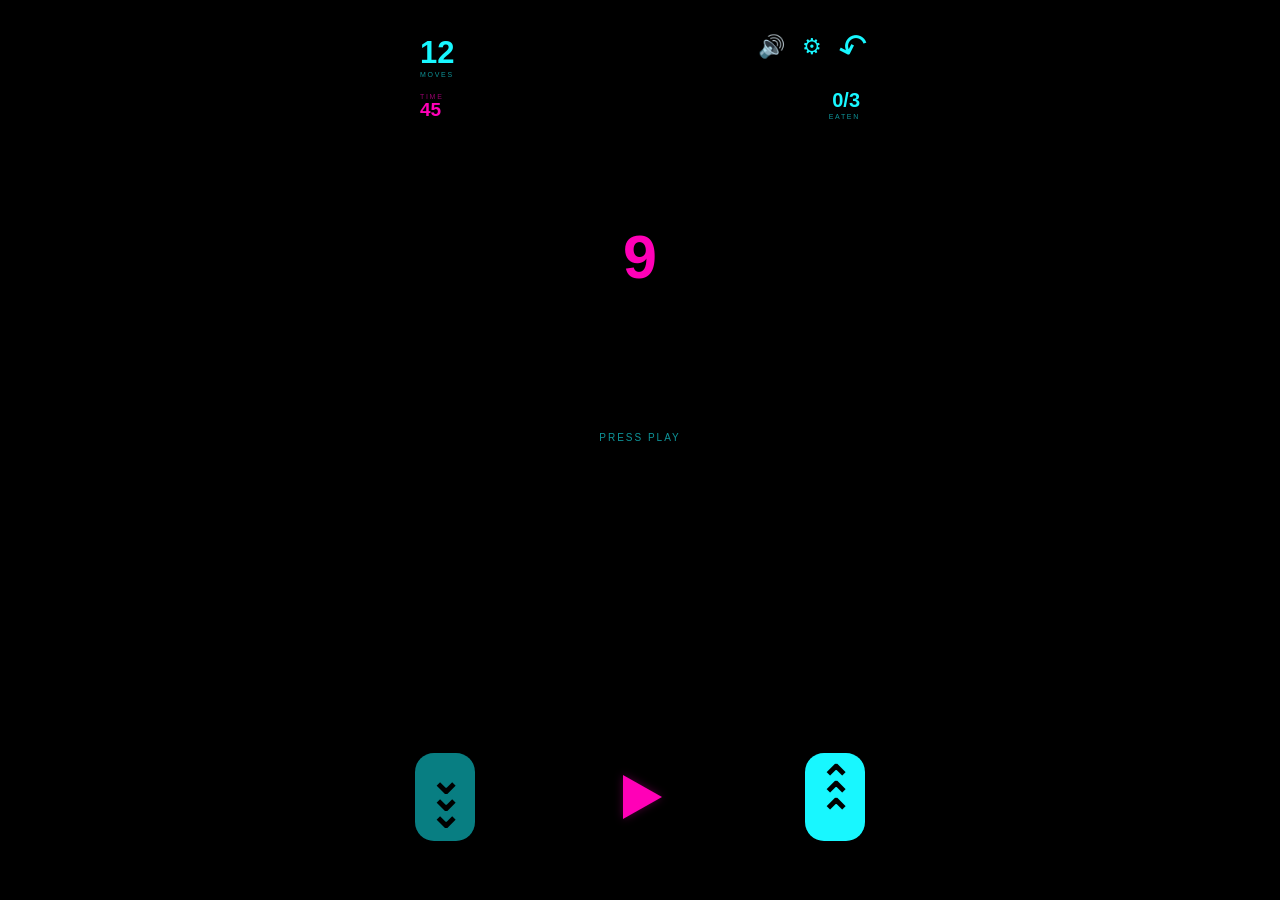
<file: orbit-feast-final/index.html>
<!doctype html>
<html lang="en">
<head>
<meta charset="UTF-8">
<meta name="viewport" content="width=device-width,initial-scale=1,maximum-scale=1,user-scalable=no">
<meta name="theme-color" content="#000000">
<title>Orbit Feast</title>
<link rel="stylesheet" href="style.css">
</head>
<body>
<main class="game-shell">
<canvas id="game"></canvas>

<header class="hud">
  <div class="moves"><b id="moves">12</b><small>MOVES</small></div>
  <div class="level"><span id="level">9</span><small>LEVEL</small></div>
  <div class="timer"><small>TIME</small><b id="timer">45</b></div>
  <div class="eaten"><b><span id="eaten">0</span>/<span id="total">3</span></b><small>EATEN</small></div>
  <div class="actions">
    <button id="soundBtn" title="Sound">🔊</button>
    <button id="settingsBtn" title="Settings">⚙</button>
    <button id="undoBtn" title="Undo">↶</button>
  </div>
</header>

<div class="instruction" id="instruction">PRESS PLAY</div>

<section class="controls">
  <button class="direction down" id="leftBtn" aria-label="Move left"><span>⌄</span><span>⌄</span><span>⌄</span></button>
  <button class="play" id="playBtn" aria-label="Play"><span id="playIcon"></span></button>
  <button class="direction up" id="rightBtn" aria-label="Move right"><span>⌃</span><span>⌃</span><span>⌃</span></button>
</section>

<div class="settings" id="settings">
  <div class="card">
    <button class="close" id="closeSettings">×</button>
    <h2>ORBIT FEAST</h2>
    <p>Every button press moves <b>all objects</b>. Eat every pink ball. When the cyan ball reaches a crossing, it can move onto the other orbit. After the last ball is eaten, reach the cyan checker gate.</p>
    <div class="row"><span>Pink balls</span><div><button id="minusBalls">−</button><b id="ballCount">3</b><button id="plusBalls">+</button></div></div>
    <div class="row"><span>Time limit</span><div><button id="minusTime">−</button><b id="timeLimit">45</b><button id="plusTime">+</button></div></div>
    <button class="wide" id="newGame">START NEW GAME</button>
    <p class="tiny">Tip: after eating a ball, the cyan orb grows. The more it eats, the more powerful it looks.</p>
  </div>
</div>

<div class="result" id="result">
  <div class="card result-card">
    <div id="resultIcon" class="result-icon">★</div>
    <h1 id="resultTitle">LEVEL COMPLETE</h1>
    <p id="resultText">You ate every orb and found the gate.</p>
    <div class="stats">
      <div><b id="resultEaten">3/3</b><small>EATEN</small></div>
      <div><b id="resultMoves">0</b><small>MOVES LEFT</small></div>
      <div><b id="resultTime">0s</b><small>TIME</small></div>
    </div>
    <button class="wide" id="nextBtn">NEXT LEVEL</button>
    <button class="retry" id="retryBtn">RETRY</button>
  </div>
</div>

<div class="toast" id="toast"></div>
</main>
<script src="script.js"></script>
</body>
</html>
</file>
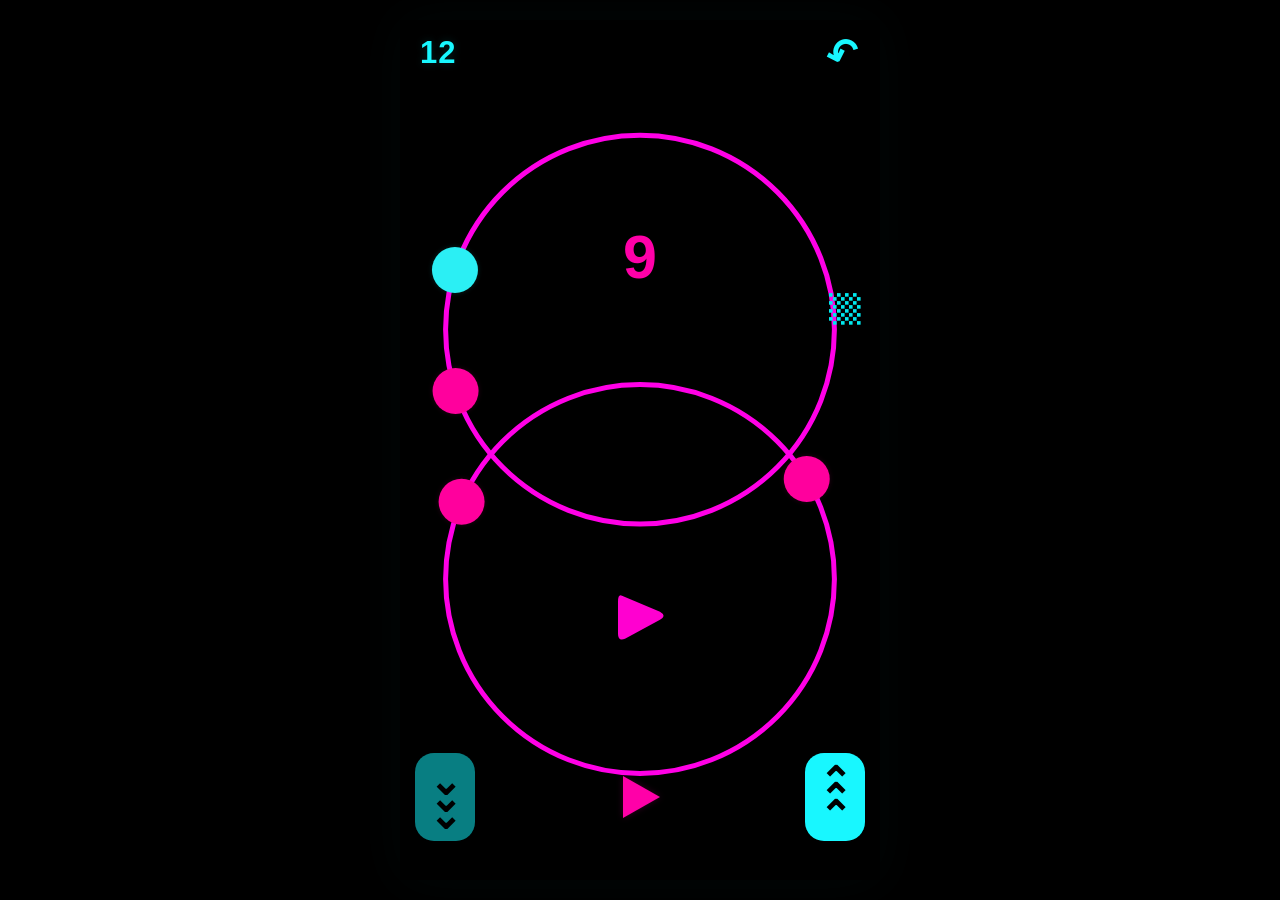
<file: orbit-rotation-game/index.html>
<!DOCTYPE html>
<html lang="en">
<head>
  <meta charset="UTF-8">
  <meta name="viewport" content="width=device-width, initial-scale=1.0, maximum-scale=1.0, user-scalable=no">
  <title>Orbit 9 — Rotation Puzzle</title>
  <link rel="stylesheet" href="style.css">
</head>
<body>
  <main class="game-shell">
    <canvas id="game" aria-label="Orbit rotation puzzle game"></canvas>

    <div class="hud">
      <div class="moves" id="moves">12</div>
      <button class="undo" id="undo" aria-label="Undo last move">↶</button>
      <div class="level" id="level">9</div>
    </div>

    <div class="controls">
      <button class="control down" id="leftBtn" aria-label="Rotate counter-clockwise">
        <span>⌄</span><span>⌄</span><span>⌄</span>
      </button>

      <button class="play" id="playBtn" aria-label="Start game">
        <span></span>
      </button>

      <button class="control up" id="rightBtn" aria-label="Rotate clockwise">
        <span>⌃</span><span>⌃</span><span>⌃</span>
      </button>
    </div>

    <div class="message" id="message"></div>
  </main>
  <script src="script.js"></script>
</body>
</html>
</file>
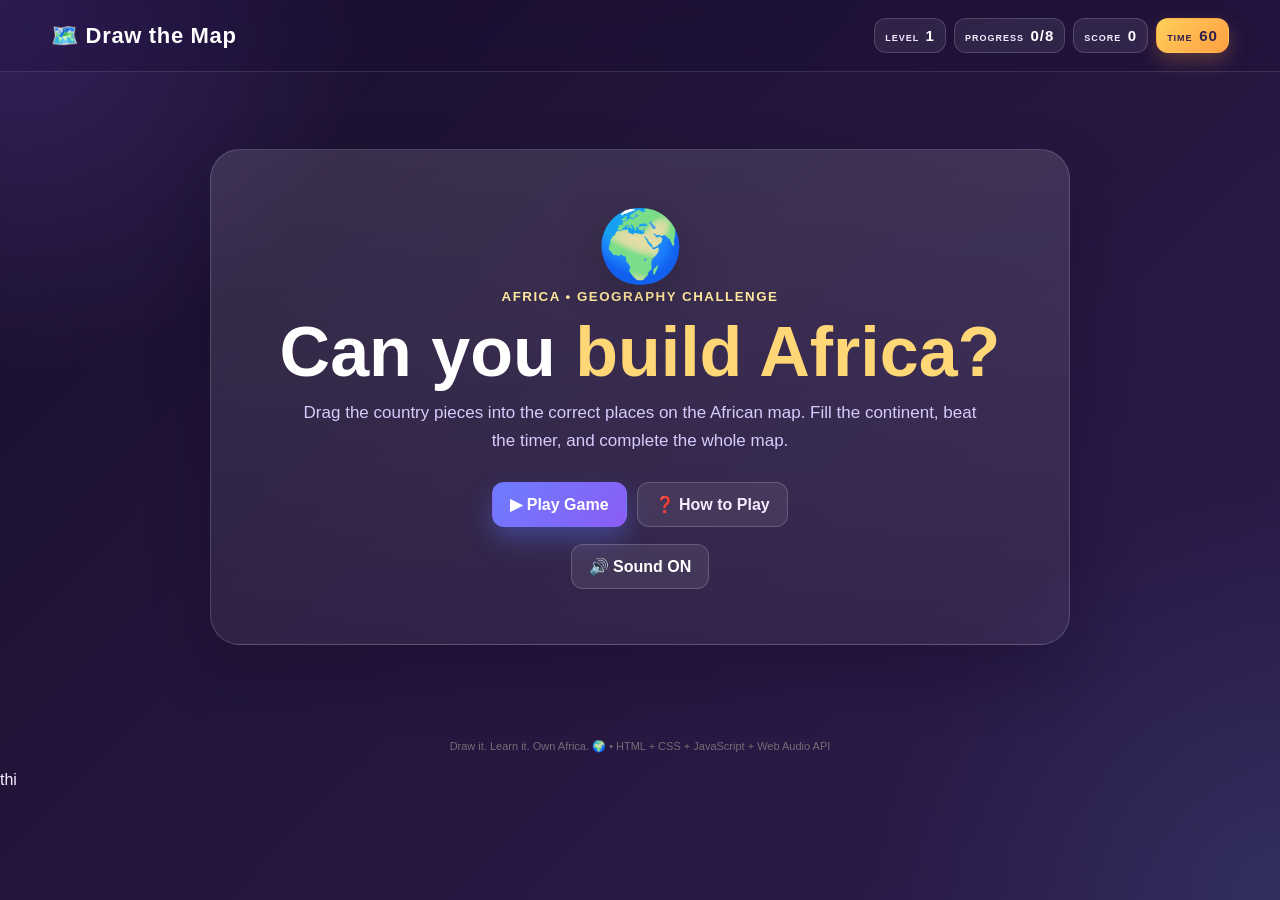
<file: tested/index.html>
<!doctype html>
<html lang="en">
  <head>
    <meta charset="UTF-8" />
    <meta name="viewport" content="width=device-width,initial-scale=1" />
    <title>Draw the Map | Africa</title>
    <link rel="stylesheet" href="style.css" />
  </head>
  <body>
    <header>
      <div class="logo">🗺️ Draw the Map</div>
      <div class="stats">
        <span>LEVEL <b>1</b></span>
        <span>PROGRESS <b id="progress">0/8</b></span>
        <span>SCORE <b id="score">0</b></span>
        <span class="timer">TIME <b id="time">60</b></span>
      </div>
    </header>

    <main>
      <section id="menu" class="screen">
        <div class="hero">
          <div class="globe">🌍</div>
          <small>AFRICA • GEOGRAPHY CHALLENGE</small>
          <h1>Can you <em>build Africa?</em></h1>
          <p>
            Drag the country pieces into the correct places on the African map.
            Fill the continent, beat the timer, and complete the whole map.
          </p>
          <div class="menu-buttons">
            <button id="play" class="primary">▶ Play Game</button>
            <button id="how" class="secondary">❓ How to Play</button>
          </div>
          <button id="soundMenu" class="sound">🔊 Sound ON</button>
        </div>
      </section>

      <section id="game" class="screen hidden">
        <div class="game-title">
          <div>
            <small>AFRICA • LEVEL 1</small>
            <h2>Let's build Africa!</h2>
          </div>
          <div class="controls">
            <button id="soundGame" class="sound">🔊 Sound ON</button
            ><button id="settings" class="secondary">⚙ Settings</button
            ><button id="restart" class="secondary">↻ Restart</button>
          </div>
        </div>

        <div class="game-grid">
          <aside class="pieces-panel">
            <h3>Country Pieces</h3>
            <p>Drag the <strong>map shape</strong> into the African outline.</p>
            <div id="pieces"></div>
            <div class="streak" id="streak">🔥 Streak: 0</div>
          </aside>
          <section class="map-panel">
            <div class="map-head">
              <strong>Africa Map</strong
              ><span id="message">Pick up any country shape and place it inside Africa.</span>
            </div>
            <div class="map">
              <svg id="board" viewBox="0 0 760 620"></svg>
              <div class="north">N<br />↑</div>
            </div>
          </section>
        </div>
      </section>
    </main>

    <div id="howModal" class="modal hidden">
      <div class="card">
        <button class="close" data-close="howModal">×</button>
        <div class="big">🎮</div>
        <h2>How to Play</h2>
        <p>1. Choose a country-shaped piece.</p>
        <p>2. Drag the shape to its matching position.</p>
        <p>3. Correct pieces snap into the map.</p>
        <p>4. Wrong placements gently shake and return.</p>
        <p>5. Beat the timer and complete all countries.</p>
        <button class="primary" data-close="howModal">Got it!</button>
      </div>
    </div>

    <div id="settingsModal" class="modal hidden">
      <div class="card">
        <button class="close" data-close="settingsModal">×</button>
        <div class="big">🎚️</div>
        <h2>Sound Settings</h2>
        <label class="volume-label"
          >🔊 Volume <b id="volumeValue">70%</b></label
        >
        <input id="volume" type="range" min="0" max="100" value="70" />
        <p class="muted">Your volume preference is saved automatically.</p>
        <button class="primary" data-close="settingsModal">Done</button>
      </div>
    </div>

    <div id="timeUp" class="modal hidden">
      <div class="card">
        <div class="big">⏰</div>
        <small>TIME'S UP!</small>
        <h2>Try again!</h2>
        <p>You placed <strong id="timeProgress">0 / 8</strong> countries.</p>
        <div class="modal-buttons">
          <button id="tryAgain" class="primary">↻ Try Again</button
          ><button id="backMenu" class="secondary">⌂ Back to Menu</button>
        </div>
      </div>
    </div>

    <div id="win" class="modal hidden">
      <div class="card win-card">
        <div class="big">🎉</div>
        <small>AFRICA COMPLETE!</small>
        <h2>You built Africa!</h2>
        <p>
          Excellent work. You discovered the shapes and places across the
          continent.
        </p>
        <div class="final">
          🏆 Final Score: <strong id="finalScore">0</strong>
        </div>
        <button id="playAgain" class="primary">🌍 Play Again</button>
      </div>
    </div>

    <div id="toast" class="toast"></div>
    <footer>
      Draw it. Learn it. Own Africa. 🌍 • HTML + CSS + JavaScript + Web Audio
      API
    </footer>
    <script src="script.js"></script>
  </body>
</html>
 thi
</file>
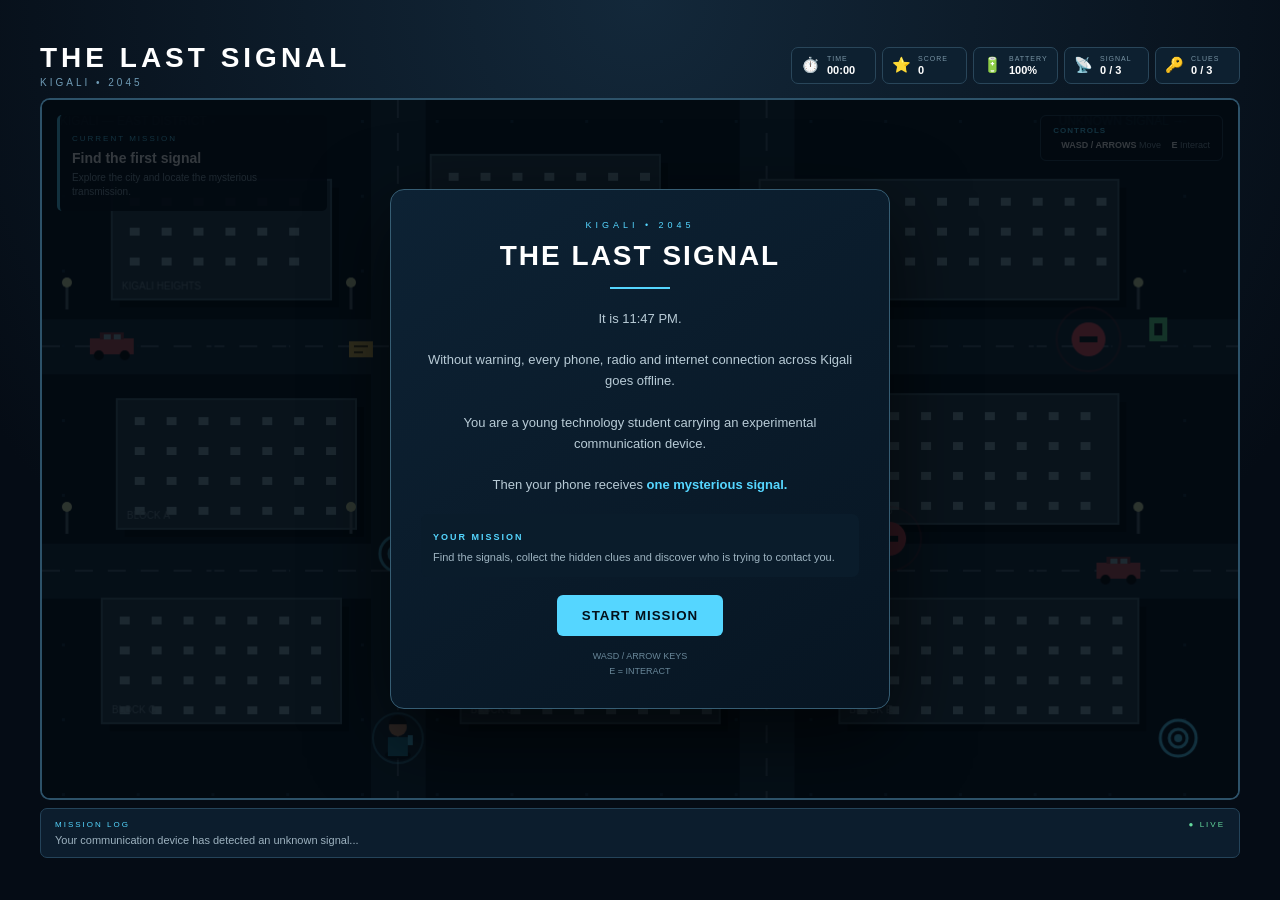
<file: The_Last_Signal/index.html>
<!DOCTYPE html>
<html lang="en">

<head>

    <meta charset="UTF-8">

    <meta
        name="viewport"
        content="width=device-width, initial-scale=1.0"
    >

    <title>The Last Signal</title>

    <link rel="stylesheet" href="style.css">

</head>


<body>

<div class="game-container">


    <!-- ================= HEADER ================= -->

    <header class="game-header">

        <div class="game-title">

            <h1>THE LAST SIGNAL</h1>

            <p>KIGALI • 2045</p>

        </div>


        <div class="hud">


            <div class="hud-item">

                <span>⏱️</span>

                <div>

                    <small>TIME</small>

                    <strong id="timer">
                        00:00
                    </strong>

                </div>

            </div>


            <div class="hud-item">

                <span>⭐</span>

                <div>

                    <small>SCORE</small>

                    <strong id="score">
                        0
                    </strong>

                </div>

            </div>


            <div class="hud-item">

                <span>🔋</span>

                <div>

                    <small>BATTERY</small>

                    <strong id="battery">
                        100%
                    </strong>

                </div>

            </div>


            <div class="hud-item">

                <span>📡</span>

                <div>

                    <small>SIGNAL</small>

                    <strong id="signal">
                        0 / 3
                    </strong>

                </div>

            </div>


            <div class="hud-item">

                <span>🔑</span>

                <div>

                    <small>CLUES</small>

                    <strong id="clues">
                        0 / 3
                    </strong>

                </div>

            </div>

        </div>

    </header>


    <!-- ================= GAME ================= -->

    <main>

        <div id="gameArea">

            <canvas
                id="gameCanvas"
                width="1200"
                height="700">
            </canvas>


            <!-- CURRENT MISSION -->

            <div class="mission-box">

                <span class="mission-label">
                    CURRENT MISSION
                </span>

                <h3 id="missionTitle">
                    Find the first signal
                </h3>

                <p id="missionText">
                    Explore the city and locate
                    the mysterious transmission.
                </p>

            </div>


            <!-- CONTROL HELP -->

            <div class="controls-box">

                <b>CONTROLS</b>

                <span>WASD / ARROWS</span>
                Move

                <span>E</span>
                Interact

            </div>


            <!-- INTERACTION -->

            <div
                id="interactionPrompt"
                class="interaction hidden">

                PRESS <strong>E</strong> TO INTERACT

            </div>


            <!-- START SCREEN -->

            <div id="startScreen">

                <div class="story-card">

                    <div class="story-top">
                        KIGALI • 2045
                    </div>

                    <h2>
                        THE LAST SIGNAL
                    </h2>

                    <div class="line"></div>

                    <p class="story">

                        It is 11:47 PM.

                        <br><br>

                        Without warning, every phone,
                        radio and internet connection
                        across Kigali goes offline.

                        <br><br>

                        You are a young technology
                        student carrying an experimental
                        communication device.

                        <br><br>

                        Then your phone receives
                        <strong>
                            one mysterious signal.
                        </strong>

                    </p>


                    <div class="mission-intro">

                        <strong>
                            YOUR MISSION
                        </strong>

                        <p>

                            Find the signals,
                            collect the hidden clues
                            and discover who is trying
                            to contact you.

                        </p>

                    </div>


                    <button id="startButton">

                        START MISSION

                    </button>


                    <p class="controls-text">

                        WASD / ARROW KEYS
                        <br>
                        E = INTERACT

                    </p>

                </div>

            </div>


            <!-- MESSAGE -->

            <div
                id="messageBox"
                class="hidden">

                <div class="message-card">

                    <div class="message-icon">
                        📡
                    </div>

                    <h2 id="messageTitle">
                        SIGNAL DETECTED
                    </h2>

                    <p id="messageText"></p>

                    <button id="closeMessage">
                        CONTINUE
                    </button>

                </div>

            </div>


            <!-- FAIL SCREEN -->

            <div
                id="failScreen"
                class="hidden">

                <div class="story-card">

                    <div class="story-top">
                        MISSION FAILED
                    </div>

                    <h2>TRY AGAIN</h2>

                    <div class="line"></div>

                    <p id="failReason" class="story"></p>

                    <div class="results">

                        <div>
                            <span>TIME</span>
                            <strong id="failTime">00:00</strong>
                        </div>

                        <div>
                            <span>SCORE</span>
                            <strong id="failScore">0</strong>
                        </div>

                        <div>
                            <span>LIMIT</span>
                            <strong>02:00</strong>
                        </div>

                    </div>

                    <button id="retryButton">
                        TRY AGAIN
                    </button>

                </div>

            </div>


            <!-- FINAL SCREEN -->

            <div
                id="winScreen"
                class="hidden">

                <div class="story-card">

                    <div class="story-top">
                        CONNECTION RESTORED
                    </div>

                    <h2>
                        MISSION COMPLETE
                    </h2>

                    <div class="line"></div>


                    <div class="results">

                        <div>
                            <span>TIME</span>
                            <strong id="finalTime">
                                00:00
                            </strong>
                        </div>


                        <div>
                            <span>SCORE</span>
                            <strong id="finalScore">
                                0
                            </strong>
                        </div>


                        <div>
                            <span>GRADE</span>
                            <strong
                                id="finalGrade"
                                class="grade">
                                A
                            </strong>
                        </div>

                    </div>


                    <p
                        id="gradeMessage"
                        class="grade-message">
                    </p>


                    <p class="story">

                        You found all three signals
                        and recovered all three clues.

                        <br><br>

                        The mysterious transmission
                        came from engineers secretly
                        rebuilding Kigali's emergency
                        communication network.

                        <br><br>

                        You helped reconnect the city.

                    </p>


                    <div class="success">

                        ✓ KIGALI IS CONNECTING AGAIN

                    </div>


                    <button id="restartButton">

                        PLAY AGAIN

                    </button>

                </div>

            </div>

        </div>


        <!-- ================= LOG ================= -->

        <section class="bottom-panel">

            <div class="log-title">

                <span>
                    MISSION LOG
                </span>

                <span class="live">
                    ● LIVE
                </span>

            </div>


            <p id="log">

                Your communication device has
                detected an unknown signal...

            </p>

        </section>

    </main>

</div>


<script src="game.js"></script>

</body>

</html>
</file>
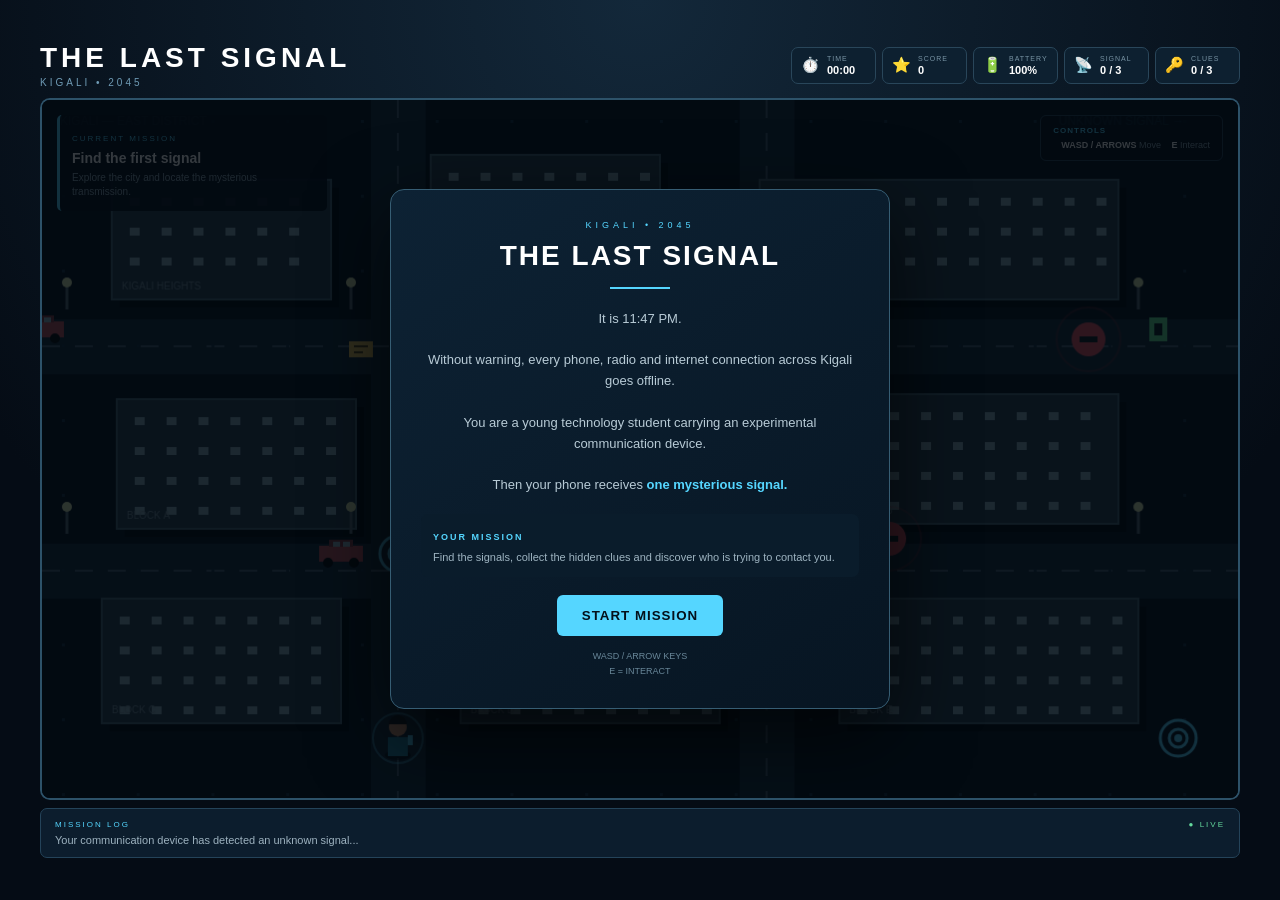
<file: The_Last_Signal/The_Last_Signal/index.html>
<!DOCTYPE html>
<html lang="en">

<head>

    <meta charset="UTF-8">

    <meta
        name="viewport"
        content="width=device-width, initial-scale=1.0"
    >

    <title>The Last Signal</title>

    <link rel="stylesheet" href="style.css">

</head>


<body>

<div class="game-container">


    <!-- ================= HEADER ================= -->

    <header class="game-header">

        <div class="game-title">

            <h1>THE LAST SIGNAL</h1>

            <p>KIGALI • 2045</p>

        </div>


        <div class="hud">


            <div class="hud-item">

                <span>⏱️</span>

                <div>

                    <small>TIME</small>

                    <strong id="timer">
                        00:00
                    </strong>

                </div>

            </div>


            <div class="hud-item">

                <span>⭐</span>

                <div>

                    <small>SCORE</small>

                    <strong id="score">
                        0
                    </strong>

                </div>

            </div>


            <div class="hud-item">

                <span>🔋</span>

                <div>

                    <small>BATTERY</small>

                    <strong id="battery">
                        100%
                    </strong>

                </div>

            </div>


            <div class="hud-item">

                <span>📡</span>

                <div>

                    <small>SIGNAL</small>

                    <strong id="signal">
                        0 / 3
                    </strong>

                </div>

            </div>


            <div class="hud-item">

                <span>🔑</span>

                <div>

                    <small>CLUES</small>

                    <strong id="clues">
                        0 / 3
                    </strong>

                </div>

            </div>

        </div>

    </header>


    <!-- ================= GAME ================= -->

    <main>

        <div id="gameArea">

            <canvas
                id="gameCanvas"
                width="1200"
                height="700">
            </canvas>


            <!-- CURRENT MISSION -->

            <div class="mission-box">

                <span class="mission-label">
                    CURRENT MISSION
                </span>

                <h3 id="missionTitle">
                    Find the first signal
                </h3>

                <p id="missionText">
                    Explore the city and locate
                    the mysterious transmission.
                </p>

            </div>


            <!-- CONTROL HELP -->

            <div class="controls-box">

                <b>CONTROLS</b>

                <span>WASD / ARROWS</span>
                Move

                <span>E</span>
                Interact

            </div>


            <!-- INTERACTION -->

            <div
                id="interactionPrompt"
                class="interaction hidden">

                PRESS <strong>E</strong> TO INTERACT

            </div>


            <!-- START SCREEN -->

            <div id="startScreen">

                <div class="story-card">

                    <div class="story-top">
                        KIGALI • 2045
                    </div>

                    <h2>
                        THE LAST SIGNAL
                    </h2>

                    <div class="line"></div>

                    <p class="story">

                        It is 11:47 PM.

                        <br><br>

                        Without warning, every phone,
                        radio and internet connection
                        across Kigali goes offline.

                        <br><br>

                        You are a young technology
                        student carrying an experimental
                        communication device.

                        <br><br>

                        Then your phone receives
                        <strong>
                            one mysterious signal.
                        </strong>

                    </p>


                    <div class="mission-intro">

                        <strong>
                            YOUR MISSION
                        </strong>

                        <p>

                            Find the signals,
                            collect the hidden clues
                            and discover who is trying
                            to contact you.

                        </p>

                    </div>


                    <button id="startButton">

                        START MISSION

                    </button>


                    <p class="controls-text">

                        WASD / ARROW KEYS
                        <br>
                        E = INTERACT

                    </p>

                </div>

            </div>


            <!-- MESSAGE -->

            <div
                id="messageBox"
                class="hidden">

                <div class="message-card">

                    <div class="message-icon">
                        📡
                    </div>

                    <h2 id="messageTitle">
                        SIGNAL DETECTED
                    </h2>

                    <p id="messageText"></p>

                    <button id="closeMessage">
                        CONTINUE
                    </button>

                </div>

            </div>


            <!-- FINAL SCREEN -->

            <div
                id="winScreen"
                class="hidden">

                <div class="story-card">

                    <div class="story-top">
                        CONNECTION RESTORED
                    </div>

                    <h2>
                        MISSION COMPLETE
                    </h2>

                    <div class="line"></div>


                    <div class="results">

                        <div>
                            <span>TIME</span>
                            <strong id="finalTime">
                                00:00
                            </strong>
                        </div>


                        <div>
                            <span>SCORE</span>
                            <strong id="finalScore">
                                0
                            </strong>
                        </div>


                        <div>
                            <span>GRADE</span>
                            <strong
                                id="finalGrade"
                                class="grade">
                                A
                            </strong>
                        </div>

                    </div>


                    <p
                        id="gradeMessage"
                        class="grade-message">
                    </p>


                    <p class="story">

                        You found all three signals
                        and recovered all three clues.

                        <br><br>

                        The mysterious transmission
                        came from engineers secretly
                        rebuilding Kigali's emergency
                        communication network.

                        <br><br>

                        You helped reconnect the city.

                    </p>


                    <div class="success">

                        ✓ KIGALI IS CONNECTING AGAIN

                    </div>


                    <button id="restartButton">

                        PLAY AGAIN

                    </button>

                </div>

            </div>

        </div>


        <!-- ================= LOG ================= -->

        <section class="bottom-panel">

            <div class="log-title">

                <span>
                    MISSION LOG
                </span>

                <span class="live">
                    ● LIVE
                </span>

            </div>


            <p id="log">

                Your communication device has
                detected an unknown signal...

            </p>

        </section>

    </main>

</div>


<script src="game.js"></script>

</body>

</html>
</file>
<file: style.css>
* {
  box-sizing: border-box;
  -webkit-tap-highlight-color: transparent;
}
:root {
  --pink: #ff00b7;
  --pink2: #ff2bc4;
  --cyan: #18f7ff;
  --cyan2: #00aeb4;
  --bg: #000;
  --muted: #777;
}
html,
body {
  margin: 0;
  width: 100%;
  height: 100%;
  overflow: hidden;
  background: #000;
  color: #fff;
  font-family: Arial, Helvetica, sans-serif;
}
body {
  display: grid;
  place-items: center;
}
button {
  font: inherit;
}
#app {
  position: relative;
  width: min(100vw, 480px);
  height: min(100vh, 860px);
  min-height: 620px;
  background: #000;
  overflow: hidden;
  touch-action: none;
}
#game {
  position: absolute;
  inset: 0;
  width: 100%;
  height: 100%;
}
.hidden {
  display: none !important;
}
.screen {
  position: absolute;
  inset: 0;
  background: #000;
  z-index: 20;
  display: flex;
  flex-direction: column;
  align-items: center;
}
.brand {
  margin-top: 110px;
  color: var(--pink);
  font-size: 64px;
  font-weight: 900;
  letter-spacing: 8px;
  text-shadow: 0 0 24px #ff00b733;
}
.tagline {
  color: var(--cyan);
  font-size: 12px;
  letter-spacing: 5px;
  margin-top: 5px;
}
.preview-orbit {
  position: relative;
  width: 190px;
  height: 190px;
  border: 4px solid var(--pink);
  border-radius: 50%;
  margin: 60px 0 45px;
}
.preview-orbit:before {
  content: "";
  position: absolute;
  width: 145px;
  height: 145px;
  border: 4px solid var(--pink);
  border-radius: 50%;
  left: 18px;
  top: 68px;
}
.preview-ball {
  position: absolute;
  width: 30px;
  height: 30px;
  background: var(--cyan);
  border-radius: 50%;
  left: -12px;
  top: 68px;
}
.preview-core {
  position: absolute;
  width: 24px;
  height: 24px;
  background: var(--pink);
  border-radius: 50%;
  right: 20px;
  bottom: 20px;
}
.primary,
.secondary {
  width: 220px;
  height: 54px;
  border-radius: 12px;
  cursor: pointer;
  font-weight: 900;
  letter-spacing: 3px;
}
.primary {
  border: 2px solid var(--pink);
  background: var(--pink);
  color: #000;
  box-shadow: 0 0 20px #ff00b733;
}
.secondary {
  margin-top: 12px;
  border: 2px solid #18f7ff66;
  background: transparent;
  color: var(--cyan);
}
.primary:active,
.secondary:active,
.icon-btn:active,
.hud-btn:active,
.rotate-btn:active {
  transform: scale(0.95);
}
.best-line {
  margin-top: 20px;
  color: #666;
  font-size: 12px;
  letter-spacing: 2px;
}
.best-line b {
  color: var(--cyan);
}
.panel-head {
  width: 100%;
  display: flex;
  align-items: center;
  justify-content: space-between;
  padding: 18px 15px 10px;
  text-align: center;
}
.panel-head > div:nth-child(2) {
  display: flex;
  flex-direction: column;
}
.panel-head b {
  font-size: 21px;
  letter-spacing: 4px;
  color: var(--pink);
}
.panel-head small {
  font-size: 9px;
  color: #666;
  letter-spacing: 2px;
  margin-top: 4px;
}
.icon-btn,
.hud-btn {
  background: none;
  border: 0;
  color: var(--cyan);
  font-size: 28px;
  width: 46px;
  height: 46px;
  cursor: pointer;
}
.coin-pill {
  color: var(--cyan);
  font-weight: 900;
  min-width: 65px;
  text-align: right;
}
.level-grid {
  width: 100%;
  padding: 20px 18px 120px;
  display: grid;
  grid-template-columns: repeat(5, 1fr);
  gap: 11px;
  overflow: auto;
}
.level-tile {
  height: 65px;
  border: 1px solid #222;
  background: #070707;
  color: #666;
  border-radius: 10px;
  cursor: pointer;
  position: relative;
  font-weight: 900;
}
.level-tile.unlocked {
  color: var(--pink);
  border-color: #ff00b733;
}
.level-tile.current {
  box-shadow: 0 0 16px #ff00b722;
  border-color: var(--pink);
}
.level-tile.locked {
  opacity: 0.45;
}
.level-tile .tile-stars {
  position: absolute;
  left: 0;
  right: 0;
  bottom: 7px;
  font-size: 9px;
  letter-spacing: 1px;
  color: var(--cyan);
}
.shop-grid {
  width: 100%;
  padding: 20px 18px 120px;
  display: grid;
  grid-template-columns: 1fr 1fr;
  gap: 12px;
  overflow: auto;
}
.shop-item {
  border: 1px solid #222;
  border-radius: 14px;
  padding: 16px;
  background: #070707;
  cursor: pointer;
}
.shop-swatch {
  height: 80px;
  border-radius: 10px;
  margin-bottom: 12px;
  border: 2px solid #333;
  display: grid;
  place-items: center;
  font-size: 30px;
}
.shop-name {
  font-weight: 900;
  letter-spacing: 2px;
}
.shop-price {
  font-size: 11px;
  color: var(--cyan);
  margin-top: 6px;
}
.shop-item.owned {
  border-color: #18f7ff55;
}
.shop-item.active {
  border-color: var(--pink);
  box-shadow: 0 0 14px #ff00b722;
}
.daily-card {
  width: calc(100% - 36px);
  margin: 70px 18px 0;
  border: 1px solid #222;
  border-radius: 18px;
  padding: 28px;
  text-align: center;
  background: linear-gradient(180deg, #080808, #020202);
}
.daily-title {
  color: var(--cyan);
  letter-spacing: 4px;
  font-size: 11px;
}
.daily-number {
  font-size: 90px;
  font-weight: 900;
  color: var(--pink);
  margin: 10px 0;
}
.daily-card p {
  color: #777;
  font-size: 13px;
  line-height: 1.6;
}
.daily-stats {
  display: flex;
  justify-content: space-around;
  margin: 25px 0;
  color: #555;
  font-size: 10px;
  letter-spacing: 2px;
}
.daily-stats b {
  display: block;
  color: var(--cyan);
  font-size: 18px;
  margin-top: 5px;
}
.hud {
  position: absolute;
  z-index: 10;
  inset: 0 0 auto;
  height: 74px;
  display: flex;
  align-items: center;
  justify-content: space-between;
  padding: 8px 9px;
  pointer-events: none;
}
.hud button {
  pointer-events: auto;
}
.moves-box,
.level-box {
  text-align: center;
  min-width: 72px;
}
.moves-box b,
.level-box b {
  display: block;
  color: var(--cyan);
  font-size: 29px;
  line-height: 29px;
}
.level-box b {
  color: var(--pink);
}
.moves-box small,
.level-box small {
  font-size: 8px;
  color: #555;
  letter-spacing: 2px;
}
.progress {
  position: absolute;
  z-index: 11;
  top: 71px;
  left: 72px;
  right: 72px;
  height: 2px;
  background: #151515;
}
.progress span {
  display: block;
  height: 100%;
  width: 0;
  background: var(--pink);
  transition: width 0.3s;
}
.hint {
  position: absolute;
  z-index: 8;
  top: 88px;
  left: 0;
  right: 0;
  text-align: center;
  font-size: 9px;
  color: #555;
  letter-spacing: 3px;
}
.game-buttons {
  position: absolute;
  z-index: 12;
  left: 0;
  right: 0;
  bottom: 28px;
  display: flex;
  align-items: center;
  justify-content: space-between;
  padding: 0 14px;
}
.rotate-btn {
  width: 62px;
  height: 88px;
  border-radius: 19px;
  border: 0;
  background: var(--cyan);
  color: #000;
  font-size: 60px;
  font-weight: 300;
  line-height: 70px;
  cursor: pointer;
}
.rotate-btn.left {
  background: #087e82;
  color: #000;
}
.play-btn {
  width: 64px;
  height: 54px;
  border: 0;
  background: none;
  color: var(--pink);
  font-size: 35px;
  cursor: pointer;
}
.undo-btn {
  position: absolute;
  z-index: 13;
  bottom: 126px;
  right: 16px;
  background: none;
  border: 0;
  color: var(--cyan);
  font-size: 31px;
  cursor: pointer;
}
.bottom-nav {
  position: absolute;
  z-index: 30;
  bottom: 0;
  left: 0;
  right: 0;
  height: 68px;
  border-top: 1px solid #151515;
  background: #030303;
  display: flex;
  justify-content: space-around;
}
.bottom-nav button {
  border: 0;
  background: none;
  color: #555;
  font-size: 18px;
  cursor: pointer;
}
.bottom-nav span {
  display: block;
  font-size: 7px;
  letter-spacing: 2px;
  margin-top: 3px;
}
.bottom-nav button:active {
  color: var(--cyan);
}
.result-card {
  margin-top: 130px;
  width: calc(100% - 40px);
  text-align: center;
}
.result-kicker {
  color: var(--cyan);
  font-size: 10px;
  letter-spacing: 4px;
}
.result-title {
  font-size: 55px;
  font-weight: 900;
  color: var(--pink);
  margin-top: 15px;
}
.stars {
  font-size: 38px;
  letter-spacing: 8px;
  color: var(--cyan);
  margin: 14px 0 30px;
}
.result-stats {
  display: flex;
  justify-content: space-around;
  border-top: 1px solid #1c1c1c;
  border-bottom: 1px solid #1c1c1c;
  padding: 18px 0;
  margin-bottom: 25px;
}
.result-stats span {
  display: block;
  color: #555;
  font-size: 8px;
  letter-spacing: 2px;
}
.result-stats b {
  display: block;
  color: #fff;
  font-size: 20px;
  margin-top: 5px;
}
.result-actions {
  display: flex;
  gap: 10px;
}
.result-actions button {
  width: 50%;
  margin: 0;
}
.toast {
  position: absolute;
  z-index: 100;
  left: 50%;
  bottom: 145px;
  transform: translate(-50%, 15px);
  background: #111;
  border: 1px solid #333;
  border-radius: 20px;
  padding: 9px 15px;
  color: #fff;
  font-size: 10px;
  letter-spacing: 1px;
  opacity: 0;
  pointer-events: none;
  transition: 0.25s;
}
.toast.show {
  opacity: 1;
  transform: translate(-50%, 0);
}
@media (max-height: 700px) {
  .brand {
    margin-top: 55px;
  }
  .preview-orbit {
    margin: 30px 0;
  }
  .result-card {
    margin-top: 90px;
  }
  .daily-card {
    margin-top: 30px;
  }
}
</file>
<file: draw-your-africa-enhanced/style.css>
*{box-sizing:border-box}body{margin:0;font-family:Segoe UI,Arial,sans-serif;color:#28232a;background:radial-gradient(circle at 5% 5%,#ffdbea,transparent 28%),radial-gradient(circle at 95% 20%,#ffedc9,transparent 25%),#fffaf7;min-height:100vh}button,input{font:inherit}button{cursor:pointer}.hidden{display:none!important}header{height:72px;padding:0 4%;display:flex;align-items:center;justify-content:space-between;background:#ffffffed;border-bottom:1px solid #eadde4;position:sticky;top:0;z-index:10;backdrop-filter:blur(10px)}.logo{font-size:22px;font-weight:900;color:#c6246d}.stats{display:flex;gap:8px}.stats span{font-size:9px;letter-spacing:1px;font-weight:900;color:#746c73;background:#fff;border:1px solid #eadde4;border-radius:10px;padding:8px 10px}.stats b{font-size:15px;color:#c6246d;margin-left:3px}.stats .timer{background:#e83e8c;color:#fff;border-color:#e83e8c}.stats .timer b{color:#fff}main{width:94%;max-width:1250px;margin:auto}.screen{padding:42px 0}.hero{text-align:center;width:min(820px,100%);margin:35px auto;padding:55px 30px;background:#fff;border:1px solid #eadde4;border-radius:28px;box-shadow:0 18px 55px #4b273815}.globe{font-size:70px}.hero small,.game-title small,.card small{color:#c6246d;font-weight:900;letter-spacing:1.5px}.hero h1{font-size:clamp(40px,6vw,70px);line-height:1;margin:12px 0}.hero h1 em{font-style:normal;color:#e83e8c}.hero p{color:#746c73;line-height:1.65;font-size:17px;max-width:680px;margin:auto}.menu-buttons{display:flex;justify-content:center;gap:10px;margin-top:27px}.primary,.secondary,.sound{border-radius:11px;padding:12px 17px;font-weight:900;border:1px solid #dfcbd5}.primary{background:#e83e8c;color:#fff;border-color:#e83e8c;box-shadow:0 8px 22px #e83e8c40}.primary:hover{background:#c6246d}.secondary{background:#fff;color:#4d424a}.sound{background:#fff0f6;color:#c6246d;border-color:#f2c4d8;margin-top:17px}.game-title{display:flex;justify-content:space-between;align-items:end;gap:15px;margin-bottom:18px}.game-title h2{font-size:38px;margin:5px 0}.controls{display:flex;gap:7px;align-items:center}.controls .sound{margin:0}.game-grid{display:grid;grid-template-columns:250px 1fr;gap:18px}.left-column{display:flex;flex-direction:column;gap:18px;min-width:0}.reference-panel{background:#fff;border:1px solid #eadde4;border-radius:20px;box-shadow:0 15px 40px #4b273812;overflow:hidden}.reference-head{min-height:48px;padding:10px 13px;display:flex;align-items:center;justify-content:space-between;border-bottom:1px solid #eadde4;gap:8px}.reference-head strong{font-size:13px;color:#c6246d}.reference-head span{font-size:9px;color:#746c73;font-weight:800}.reference-map-image{display:block;width:100%;height:205px;object-fit:contain;background:#d8edf8}.pieces-panel,.map-panel{background:#fff;border:1px solid #eadde4;border-radius:20px;box-shadow:0 15px 40px #4b273812}.pieces-panel{padding:19px}.pieces-panel h3{margin:0;font-size:19px}.pieces-panel>p{font-size:12px;color:#746c73;line-height:1.5}.pieces{display:grid;grid-template-columns:1fr 1fr;gap:9px}.piece{height:82px;border:2px solid #efbfd4;background:#fff5f9;border-radius:13px;cursor:grab;touch-action:none;display:grid;place-items:center;position:relative;transition:.2s}.piece:hover{transform:translateY(-2px);box-shadow:0 7px 15px #5b18321a}.piece.dragging{opacity:.45;transform:scale(1.07)}.piece.placed{opacity:.18;pointer-events:none}.piece svg{width:94%;height:94%}.piece label{position:absolute;bottom:3px;font-size:7px;color:#a93469;font-weight:900}.streak{margin-top:17px;padding:11px;border-radius:10px;background:#fff6dc;color:#9a7113;font-weight:900;font-size:12px}.map-panel{overflow:hidden}.map-head{min-height:55px;padding:0 17px;display:flex;align-items:center;justify-content:space-between;border-bottom:1px solid #eadde4;gap:10px}.map-head span{font-size:11px;color:#746c73}.map{height:590px;position:relative;background:linear-gradient(#ffffffdd,#ffffffdd),repeating-linear-gradient(0deg,transparent 0 39px,#eee8eb 40px),repeating-linear-gradient(90deg,transparent 0 39px,#eee8eb 40px)}.map svg{width:100%;height:100%}.target{fill:#f7efeb;stroke:#cdbbc3;stroke-width:2;stroke-dasharray:7 5;transition:.15s}.target.over{fill:#ffe1ed;stroke:#e83e8c;stroke-width:4}.target.correct{fill:#dff4e7;stroke:#36a269;stroke-width:3;stroke-dasharray:none;animation:pop .45s}.target-text{font-size:9px;font-weight:900;text-anchor:middle;fill:#a99ba2;pointer-events:none}.north{position:absolute;right:20px;bottom:15px;text-align:center;color:#aaa;font-size:11px}.modal{position:fixed;inset:0;background:#2d1727aa;display:grid;place-items:center;padding:20px;z-index:50}.card{position:relative;width:min(500px,100%);background:#fff;border-radius:25px;padding:42px 30px;text-align:center;box-shadow:0 25px 70px #0004}.card h2{font-size:34px;margin:8px 0 15px}.card p{color:#746c73;line-height:1.5}.card .primary{margin-top:18px}.close{position:absolute;right:15px;top:12px;border:0;background:none;font-size:28px;color:#8d8088}.big{font-size:62px}.modal-buttons{display:flex;justify-content:center;gap:10px;margin-top:18px}.modal-buttons button{margin:0}.volume-label{display:flex;justify-content:space-between;margin:25px 0 10px;font-weight:800}.volume-label b{color:#c6246d}input[type=range]{width:100%;accent-color:#e83e8c}.muted{font-size:12px}.final{margin:20px 0;background:#ffe7f1;color:#c6246d;padding:15px;border-radius:12px}.toast{position:fixed;left:50%;bottom:35px;transform:translateX(-50%) translateY(20px);background:#28232a;color:#fff;padding:10px 17px;border-radius:999px;font-size:13px;font-weight:800;opacity:0;pointer-events:none;transition:.25s;z-index:60}.toast.show{opacity:1;transform:translateX(-50%) translateY(0)}footer{text-align:center;padding:18px;color:#746c73;font-size:11px}@keyframes pop{50%{transform:scale(1.06)}}@keyframes shake{25%{transform:translateX(-7px)}75%{transform:translateX(7px)}}.shake{animation:shake .35s}@media(max-width:850px){.game-grid{grid-template-columns:1fr}.reference-map-image{height:260px}.pieces{grid-template-columns:repeat(4,1fr)}.map{height:530px}.game-title{align-items:start}.controls{flex-wrap:wrap}.steps{grid-template-columns:1fr 1fr}}@media(max-width:560px){header{height:auto;padding:11px 4%;flex-direction:column;gap:8px}.stats{width:100%}.stats span{flex:1;text-align:center}.intro{}.game-title{flex-direction:column}.controls{width:100%}.controls>*{flex:1}.pieces{grid-template-columns:1fr 1fr}.map{height:440px}.map-head{padding:9px;flex-direction:column;align-items:start}.modal-buttons{flex-direction:column}}
</file>
<file: orbit-feast-final/style.css>
*{box-sizing:border-box;-webkit-tap-highlight-color:transparent}html,body{margin:0;width:100%;height:100%;overflow:hidden;background:#000;font-family:Arial,Helvetica,sans-serif}body{display:grid;place-items:center}.game-shell{position:relative;width:min(100vw,480px);height:min(100vh,860px);min-height:620px;background:#000;overflow:hidden;touch-action:none}#game{position:absolute;inset:0;width:100%;height:100%}.hud{position:absolute;inset:0;pointer-events:none;color:#18f7ff}.moves{position:absolute;left:20px;top:17px}.moves b{display:block;font-size:31px;line-height:1;font-weight:800}.hud small{display:block;font-size:7px;letter-spacing:1.7px;opacity:.6;margin-top:3px}.level{position:absolute;top:207px;left:50%;transform:translateX(-50%);color:#ff00b7;text-align:center}.level span{font-size:61px;font-weight:800;line-height:1}.level small{display:none}.timer{position:absolute;top:70px;left:20px;color:#ff00b7}.timer b{display:block;font-size:19px;line-height:1.1}.eaten{position:absolute;top:70px;right:20px;text-align:right}.eaten b{display:block;font-size:20px;line-height:1}.actions{position:absolute;right:9px;top:7px;display:flex;gap:1px;pointer-events:auto}.actions button{width:39px;height:39px;border:0;background:transparent;color:#18f7ff;font-size:22px;cursor:pointer}.actions button:active{transform:scale(.87)}.actions #undoBtn{font-size:36px;transform:rotate(-18deg)}.actions #undoBtn:active{transform:rotate(-18deg) scale(.87)}.instruction{position:absolute;top:48.5%;left:50%;transform:translate(-50%,-50%);font-size:10px;letter-spacing:2px;color:#18f7ff;opacity:.6;white-space:nowrap;pointer-events:none}.controls{position:absolute;left:0;right:0;bottom:38px;height:90px;display:flex;justify-content:space-between;align-items:center;padding:0 15px}.direction{width:60px;height:88px;border:0;border-radius:19px;display:flex;flex-direction:column;align-items:center;justify-content:center;padding:0;background:#087e82;color:#000;cursor:pointer;line-height:17px}.direction.up{background:#18f7ff}.direction span{height:17px;font-size:39px;font-weight:900}.direction:active{transform:scale(.92)}.play{width:74px;height:64px;border:0;background:transparent;position:relative;cursor:pointer}.play span{position:absolute;left:20px;top:10px;width:0;height:0;border-top:22px solid transparent;border-bottom:22px solid transparent;border-left:39px solid #ff00b7;filter:drop-shadow(0 0 4px rgba(255,0,183,.3))}.play.paused span{width:8px;height:43px;left:22px;top:10px;border:0;background:#ff00b7;box-shadow:15px 0 0 #ff00b7}.settings,.result{position:absolute;inset:0;background:rgba(0,0,0,.78);z-index:30;display:grid;place-items:center;opacity:0;pointer-events:none;transition:.2s}.settings.open,.result.open{opacity:1;pointer-events:auto}.card{position:relative;width:min(88%,370px);padding:25px;background:#050505;border:1px solid rgba(255,0,183,.55);border-radius:20px;box-shadow:0 0 40px rgba(255,0,183,.12);color:#ddd}.card h2{margin:0 0 10px;color:#ff00b7;letter-spacing:3px}.card p{font-size:12px;line-height:1.55;color:#aaa}.close{position:absolute;right:11px;top:7px;background:transparent;border:0;color:#18f7ff;font-size:30px;cursor:pointer}.row{display:flex;justify-content:space-between;align-items:center;padding:14px 0;border-top:1px solid #191919;font-size:13px}.row div{display:flex;align-items:center;gap:14px}.row button{width:32px;height:32px;border-radius:50%;border:1px solid #333;background:#111;color:#18f7ff;font-size:20px;cursor:pointer}.row b{min-width:24px;text-align:center;color:#ff00b7}.wide{width:100%;height:44px;border:0;border-radius:9px;background:#ff00b7;color:#000;font-weight:900;letter-spacing:1.5px;cursor:pointer}.tiny{font-size:10px!important;color:#666!important}.result{text-align:center}.result-card{border-color:rgba(24,247,255,.45)}.result-icon{font-size:45px;color:#18f7ff}.result h1{margin:2px 0 6px;font-size:23px;color:#ff00b7;letter-spacing:2px}.result p{margin:0 0 17px}.stats{display:flex;justify-content:space-around;margin-bottom:16px}.stats div{display:flex;flex-direction:column;gap:4px}.stats b{color:#18f7ff;font-size:18px}.stats small{font-size:7px;color:#666;letter-spacing:1px}.retry{width:100%;height:38px;margin-top:8px;border:1px solid #333;border-radius:9px;background:#080808;color:#999;cursor:pointer}.toast{position:absolute;left:50%;bottom:140px;transform:translate(-50%,12px);padding:8px 12px;border-radius:99px;border:1px solid rgba(24,247,255,.3);background:rgba(0,0,0,.85);color:#18f7ff;font-size:10px;letter-spacing:1.4px;opacity:0;pointer-events:none;transition:.2s;white-space:nowrap}.toast.show{opacity:1;transform:translate(-50%,0)}@media(max-height:700px){.level{top:172px}.controls{bottom:17px}.instruction{top:47%}}
</file>
<file: orbit-rotation-game/style.css>
* {
  box-sizing: border-box;
  -webkit-tap-highlight-color: transparent;
}

:root {
  --pink: #ff00a8;
  --pink-bright: #ff00b7;
  --cyan: #18f7ff;
  --cyan-dark: #087f83;
  --bg: #000;
}

html, body {
  width: 100%;
  height: 100%;
  margin: 0;
  overflow: hidden;
  background: #000;
  font-family: Arial, Helvetica, sans-serif;
}

body {
  display: grid;
  place-items: center;
}

.game-shell {
  position: relative;
  width: min(100vw, 480px);
  height: min(100vh, 860px);
  min-height: 620px;
  overflow: hidden;
  background: #000;
  touch-action: none;
}

#game {
  position: absolute;
  inset: 0;
  width: 100%;
  height: 100%;
}

.hud {
  position: absolute;
  inset: 0;
  pointer-events: none;
}

.moves {
  position: absolute;
  top: 17px;
  left: 20px;
  color: var(--cyan);
  font-size: 31px;
  line-height: 1;
  font-weight: 800;
  letter-spacing: 1px;
  text-shadow: 0 0 8px rgba(24,247,255,.15);
}

.undo {
  pointer-events: auto;
  position: absolute;
  top: 10px;
  right: 14px;
  border: 0;
  background: transparent;
  color: var(--cyan);
  font-size: 39px;
  font-weight: 700;
  width: 48px;
  height: 48px;
  cursor: pointer;
  transform: rotate(-18deg);
}

.undo:active {
  transform: rotate(-18deg) scale(.88);
}

.level {
  position: absolute;
  top: 207px;
  left: 50%;
  transform: translateX(-50%);
  color: var(--pink);
  font-size: 61px;
  line-height: 1;
  font-weight: 800;
  z-index: 3;
}

.controls {
  position: absolute;
  left: 0;
  right: 0;
  bottom: 38px;
  height: 90px;
  display: flex;
  align-items: center;
  justify-content: space-between;
  padding: 0 15px;
}

.control {
  width: 60px;
  height: 88px;
  border: 0;
  border-radius: 19px;
  cursor: pointer;
  display: flex;
  flex-direction: column;
  align-items: center;
  justify-content: center;
  gap: -7px;
  font-family: Arial, sans-serif;
  line-height: 20px;
  transition: transform .08s ease;
}

.control:active {
  transform: scale(.93);
}

.control span {
  display: block;
  height: 17px;
  font-size: 39px;
  font-weight: 900;
}

.down {
  color: #000;
  background: #087e82;
}

.up {
  color: #000;
  background: var(--cyan);
}

.play {
  width: 70px;
  height: 58px;
  border: 0;
  background: transparent;
  position: relative;
  cursor: pointer;
}

.play span {
  position: absolute;
  left: 18px;
  top: 8px;
  width: 0;
  height: 0;
  border-top: 21px solid transparent;
  border-bottom: 21px solid transparent;
  border-left: 37px solid var(--pink);
  filter: drop-shadow(0 0 3px rgba(255,0,168,.2));
}

.play:active span {
  transform: scale(.9);
}

.message {
  position: absolute;
  left: 50%;
  bottom: 142px;
  transform: translate(-50%, 10px);
  color: var(--cyan);
  font-size: 14px;
  letter-spacing: 2px;
  text-transform: uppercase;
  opacity: 0;
  transition: opacity .25s ease, transform .25s ease;
  white-space: nowrap;
  pointer-events: none;
}

.message.show {
  opacity: 1;
  transform: translate(-50%, 0);
}

@media (max-height: 700px) {
  .level { top: 172px; }
  .controls { bottom: 18px; }
  .message { bottom: 112px; }
}

@media (min-width: 481px) {
  .game-shell {
    box-shadow: 0 0 50px rgba(0,255,255,.03);
  }
}
</file>
<file: tested/style.css>
* {
  box-sizing: border-box;
}
:root {
  --bg-primary: #180f2a;
  --bg-secondary: #23153b;
  --bg-soft: #2d1b4d;
  --panel: rgba(255, 255, 255, 0.08);
  --panel-strong: rgba(255, 255, 255, 0.12);
  --card: rgba(11, 6, 20, 0.8);
  --line: rgba(255, 255, 255, 0.12);
  --text: #f5ecff;
  --muted: #d7cafc;
  --accent: #ffcf5a;
  --accent-strong: #ff9f43;
  --primary: #6d7dff;
  --primary-strong: #8b5cf6;
  --success: #6ee7b7;
  --danger: #ff7ca3;
}
body {
  margin: 0;
  font-family: Segoe UI, Arial, sans-serif;
  color: var(--text);
  background:
    radial-gradient(circle at top left, rgba(140, 92, 255, 0.24), transparent 24%),
    radial-gradient(circle at bottom right, rgba(90, 221, 255, 0.1), transparent 26%),
    linear-gradient(135deg, var(--bg-primary) 0%, var(--bg-secondary) 42%, var(--bg-soft) 100%);
  min-height: 100vh;
}
button,
input {
  font: inherit;
}
button {
  cursor: pointer;
  transition: transform 0.18s ease, box-shadow 0.18s ease, filter 0.18s ease;
}
button:hover {
  transform: translateY(-1px);
  filter: brightness(1.02);
}
.hidden {
  display: none !important;
}
header {
  height: 72px;
  padding: 0 4%;
  display: flex;
  align-items: center;
  justify-content: space-between;
  background: rgba(20, 11, 48, 0.25);
  border-bottom: 1px solid var(--line);
  backdrop-filter: blur(10px);
  position: sticky;
  top: 0;
  z-index: 10;
}
.logo {
  font-size: 22px;
  font-weight: 900;
  color: #fff;
  letter-spacing: 0.03em;
}
.stats {
  display: flex;
  gap: 8px;
  flex-wrap: wrap;
}
.stats span {
  font-size: 9px;
  letter-spacing: 1px;
  font-weight: 900;
  color: var(--text);
  background: rgba(255, 255, 255, 0.08);
  border: 1px solid rgba(255, 255, 255, 0.16);
  border-radius: 12px;
  padding: 8px 10px;
}
.stats b {
  font-size: 15px;
  color: #fff;
  margin-left: 3px;
}
.stats .timer {
  background: linear-gradient(135deg, var(--accent), var(--accent-strong));
  color: #2f1f4d;
  border-color: transparent;
  box-shadow: 0 8px 20px rgba(255, 163, 67, 0.25);
}
.stats .timer b {
  color: #2f1f4d;
}
main {
  width: 94%;
  max-width: 1280px;
  margin: auto;
}
.screen {
  padding: 42px 0;
}
.hero {
  text-align: center;
  width: min(860px, 100%);
  margin: 35px auto;
  padding: 55px 30px;
  background: linear-gradient(180deg, rgba(255, 255, 255, 0.12), rgba(255, 255, 255, 0.06));
  border: 1px solid rgba(255, 255, 255, 0.16);
  border-radius: 30px;
  box-shadow: 0 28px 60px rgba(15, 8, 33, 0.28);
  animation: floatIn 0.7s ease;
}
.globe {
  font-size: 70px;
  filter: drop-shadow(0 12px 24px rgba(0, 0, 0, 0.18));
}
.hero small,
.game-title small,
.card small {
  color: #ffe79d;
  font-weight: 900;
  letter-spacing: 1.5px;
}
.hero h1 {
  font-size: clamp(40px, 6vw, 70px);
  line-height: 1;
  margin: 12px 0;
  color: white;
}
.hero h1 em {
  font-style: normal;
  color: #ffd777;
}
.hero p {
  color: var(--muted);
  line-height: 1.65;
  font-size: 17px;
  max-width: 680px;
  margin: auto;
}
.menu-buttons {
  display: flex;
  justify-content: center;
  gap: 10px;
  margin-top: 27px;
  flex-wrap: wrap;
}
.primary,
.secondary,
.sound {
  border-radius: 12px;
  padding: 12px 17px;
  font-weight: 900;
  border: 1px solid rgba(255, 255, 255, 0.18);
}
.primary {
  background: linear-gradient(135deg, var(--primary), var(--primary-strong));
  color: #fff;
  border-color: transparent;
  box-shadow: 0 12px 24px rgba(91, 124, 255, 0.35);
}
.primary:hover {
  filter: brightness(1.06);
}
.secondary {
  background: rgba(255, 255, 255, 0.08);
  color: var(--text);
}
.sound {
  background: rgba(255, 255, 255, 0.08);
  color: #fff;
  border-color: rgba(255, 255, 255, 0.18);
  margin-top: 17px;
}
.game-title {
  display: flex;
  justify-content: space-between;
  align-items: end;
  gap: 15px;
  margin-bottom: 18px;
  color: var(--text);
}
.game-title h2 {
  font-size: 38px;
  margin: 5px 0;
}
.controls {
  display: flex;
  gap: 7px;
  align-items: center;
  flex-wrap: wrap;
}
.controls .sound {
  margin: 0;
}
.game-grid {
  display: grid;
  grid-template-columns: 270px 1fr;
  gap: 18px;
}
.pieces-panel,
.map-panel {
  background: rgba(17, 10, 36, 0.32);
  border: 1px solid rgba(255, 255, 255, 0.12);
  border-radius: 22px;
  box-shadow: 0 18px 45px rgba(14, 7, 31, 0.2);
}
.pieces-panel {
  padding: 19px;
}
.pieces-panel h3 {
  margin: 0;
  font-size: 19px;
  color: #fff;
}
.pieces-panel > p {
  font-size: 12px;
  color: var(--muted);
  line-height: 1.5;
}
.pieces {
  display: grid;
  grid-template-columns: 1fr 1fr;
  gap: 9px;
}
.piece {
  height: 82px;
  border: 1px solid rgba(255, 255, 255, 0.18);
  background: linear-gradient(180deg, rgba(255, 255, 255, 0.15), rgba(255, 255, 255, 0.08));
  border-radius: 14px;
  cursor: grab;
  touch-action: none;
  display: grid;
  place-items: center;
  position: relative;
  transition: 0.2s ease;
  box-shadow: inset 0 1px 0 rgba(255,255,255,0.18);
}
.piece:hover {
  transform: translateY(-2px);
  box-shadow: 0 10px 20px rgba(19, 8, 36, 0.18);
}
.piece.dragging {
  opacity: 0.45;
  transform: scale(1.07);
}
.piece.wrong {
  animation: laughShake 0.45s ease-in-out;
  border-color: rgba(255, 124, 163, 0.8);
  background: rgba(255, 124, 163, 0.12);
}
.piece.placed {
  opacity: 0.18;
  pointer-events: none;
}
.piece svg {
  width: 94%;
  height: 94%;
}
.piece label {
  display: none;
}
.streak {
  margin-top: 17px;
  padding: 11px;
  border-radius: 12px;
  background: rgba(255, 204, 90, 0.18);
  color: #ffeeb5;
  font-weight: 900;
  font-size: 12px;
  border: 1px solid rgba(255, 204, 90, 0.28);
}
.map-panel {
  overflow: hidden;
}
.map-head {
  min-height: 60px;
  padding: 0 17px;
  display: flex;
  align-items: center;
  justify-content: space-between;
  border-bottom: 1px solid rgba(255, 255, 255, 0.12);
  gap: 10px;
  background: rgba(255, 255, 255, 0.03);
}
.map-head strong {
  color: white;
}
.map-head span {
  font-size: 11px;
  color: var(--muted);
}
.map {
  height: 590px;
  position: relative;
  background:
    linear-gradient(180deg, rgba(17, 10, 32, 0.9), rgba(20, 14, 35, 0.82)),
    repeating-linear-gradient(0deg, transparent 0 39px, rgba(255,255,255,0.06) 40px),
    repeating-linear-gradient(90deg, transparent 0 39px, rgba(255,255,255,0.06) 40px);
}
.map svg {
  width: 100%;
  height: 100%;
}
.africa-outline {
  filter: drop-shadow(0 0 14px rgba(110, 231, 183, 0.2));
}
.target {
  fill: rgba(255, 255, 255, 0.08);
  stroke: rgba(110, 231, 183, 0.9);
  stroke-width: 2.5;
  stroke-dasharray: 7 5;
  transition: 0.15s;
}
.target.over {
  fill: rgba(255, 194, 90, 0.22);
  stroke: #ffcf5a;
  stroke-width: 4;
}
.target.correct {
  fill: rgba(110, 231, 183, 0.18);
  stroke: #4ade80;
  stroke-width: 3.5;
  stroke-dasharray: none;
  animation: pop 0.45s;
}
.target-text {
  display: none;
}
.north {
  position: absolute;
  right: 20px;
  bottom: 15px;
  text-align: center;
  color: rgba(255,255,255,0.72);
  font-size: 11px;
}
.modal {
  position: fixed;
  inset: 0;
  background: rgba(17, 10, 34, 0.68);
  display: grid;
  place-items: center;
  padding: 20px;
  z-index: 50;
}
.card {
  position: relative;
  width: min(500px, 100%);
  background: linear-gradient(180deg, rgba(25, 16, 43, 0.96), rgba(17, 10, 34, 0.94));
  border: 1px solid rgba(255,255,255,0.16);
  border-radius: 25px;
  padding: 42px 30px;
  text-align: center;
  box-shadow: 0 25px 70px rgba(0, 0, 0, 0.35);
  animation: pop 0.35s ease;
}
.card h2 {
  font-size: 34px;
  margin: 8px 0 15px;
  color: white;
}
.card p {
  color: var(--muted);
  line-height: 1.5;
}
.card .primary {
  margin-top: 18px;
}
.close {
  position: absolute;
  right: 15px;
  top: 12px;
  border: 0;
  background: none;
  font-size: 28px;
  color: rgba(255,255,255,0.75);
}
.big {
  font-size: 62px;
}
.modal-buttons {
  display: flex;
  justify-content: center;
  gap: 10px;
  margin-top: 18px;
  flex-wrap: wrap;
}
.modal-buttons button {
  margin: 0;
}
.toast {
  position: fixed;
  left: 50%;
  bottom: 26px;
  transform: translateX(-50%) translateY(16px);
  background: rgba(17, 9, 36, 0.82);
  border: 1px solid rgba(255,255,255,0.14);
  color: white;
  padding: 12px 18px;
  border-radius: 999px;
  font-weight: 700;
  opacity: 0;
  transition: all 0.25s ease;
  pointer-events: none;
  box-shadow: 0 18px 32px rgba(8, 5, 20, 0.24);
}
.toast.show {
  opacity: 1;
  transform: translateX(-50%) translateY(0);
}
.laugh-emoji {
  position: absolute;
  inset: 0;
  display: grid;
  place-items: center;
  font-size: 1.8rem;
  pointer-events: none;
  text-shadow: 0 0 10px rgba(255, 255, 255, 0.5);
}
footer {
  text-align: center;
  color: rgba(255, 255, 255, 0.8);
  padding: 0 20px 18px;
}
@keyframes pop {
  0% { transform: scale(0.96); }
  50% { transform: scale(1.03); }
  100% { transform: scale(1); }
}
@keyframes laughShake {
  0%, 100% { transform: translateX(0) rotate(0deg); }
  20% { transform: translateX(-5px) rotate(-5deg); }
  40% { transform: translateX(5px) rotate(5deg); }
  60% { transform: translateX(-4px) rotate(-4deg); }
  80% { transform: translateX(4px) rotate(4deg); }
}
@keyframes floatIn {
  from { opacity: 0; transform: translateY(10px); }
  to { opacity: 1; transform: translateY(0); }
}
@media (max-width: 860px) {
  .game-grid {
    grid-template-columns: 1fr;
  }
  .map {
    height: 430px;
  }
  .game-title {
    flex-direction: column;
    align-items: flex-start;
  }
}
@media (max-width: 540px) {
  .hero {
    padding: 42px 18px;
  }
  .stats {
    gap: 6px;
  }
  .logo {
    font-size: 18px;
  }
  .map {
    height: 360px;
  }
}
.volume-label {
  display: flex;
  justify-content: space-between;
  margin: 25px 0 10px;
  font-weight: 800;
}
.volume-label b {
  color: #c6246d;
}
input[type="range"] {
  width: 100%;
  accent-color: #e83e8c;
}
.muted {
  font-size: 12px;
}
.final {
  margin: 20px 0;
  background: #ffe7f1;
  color: #c6246d;
  padding: 15px;
  border-radius: 12px;
}
.toast {
  position: fixed;
  left: 50%;
  bottom: 35px;
  transform: translateX(-50%) translateY(20px);
  background: #28232a;
  color: #fff;
  padding: 10px 17px;
  border-radius: 999px;
  font-size: 13px;
  font-weight: 800;
  opacity: 0;
  pointer-events: none;
  transition: 0.25s;
  z-index: 60;
}
.toast.show {
  opacity: 1;
  transform: translateX(-50%) translateY(0);
}
footer {
  text-align: center;
  padding: 18px;
  color: #746c73;
  font-size: 11px;
}
@keyframes pop {
  50% {
    transform: scale(1.06);
  }
}
@keyframes shake {
  25% {
    transform: translateX(-7px);
  }
  75% {
    transform: translateX(7px);
  }
}
.shake {
  animation: shake 0.35s;
}
@media (max-width: 850px) {
  .game-grid {
    grid-template-columns: 1fr;
  }
  .pieces {
    grid-template-columns: repeat(4, 1fr);
  }
  .map {
    height: 530px;
  }
  .game-title {
    align-items: start;
  }
  .controls {
    flex-wrap: wrap;
  }
  .steps {
    grid-template-columns: 1fr 1fr;
  }
}
@media (max-width: 560px) {
  header {
    height: auto;
    padding: 11px 4%;
    flex-direction: column;
    gap: 8px;
  }
  .stats {
    width: 100%;
  }
  .stats span {
    flex: 1;
    text-align: center;
  }
  .intro {
  }
  .game-title {
    flex-direction: column;
  }
  .controls {
    width: 100%;
  }
  .controls > * {
    flex: 1;
  }
  .pieces {
    grid-template-columns: 1fr 1fr;
  }
  .map {
    height: 440px;
  }
  .map-head {
    padding: 9px;
    flex-direction: column;
    align-items: start;
  }
  .modal-buttons {
    flex-direction: column;
  }
}
</file>
<file: The_Last_Signal/style.css>
/* =========================
   GENERAL
========================= */

* {

    margin: 0;
    padding: 0;
    box-sizing: border-box;

}


body {

    min-height: 100vh;

    background:
        radial-gradient(
            circle at top,
            #13283a,
            #050c15 70%
        );

    color: white;

    font-family:
        Arial,
        Helvetica,
        sans-serif;

    display: flex;

    justify-content: center;

    align-items: center;

    padding: 15px;

}


button {

    border: none;

    padding: 13px 25px;

    border-radius: 6px;

    background: #55d6ff;

    color: #04101a;

    font-weight: bold;

    letter-spacing: 1px;

    cursor: pointer;

}


button:hover {

    transform: translateY(-2px);

    filter: brightness(1.1);

}


/* =========================
   CONTAINER
========================= */

.game-container {

    width: min(1200px, 100%);

}


/* =========================
   HEADER
========================= */

.game-header {

    display: flex;

    justify-content: space-between;

    align-items: center;

    margin-bottom: 10px;

}


.game-title h1 {

    font-size: 28px;

    letter-spacing: 4px;

}


.game-title p {

    color: #6f9bb5;

    font-size: 10px;

    letter-spacing: 3px;

    margin-top: 3px;

}


/* =========================
   HUD
========================= */

.hud {

    display: flex;

    gap: 6px;

    flex-wrap: wrap;

    justify-content: flex-end;

}


.hud-item {

    min-width: 85px;

    display: flex;

    align-items: center;

    gap: 7px;

    padding: 7px 9px;

    background: #0d2030;

    border: 1px solid #29465a;

    border-radius: 7px;

}


.hud-item span {

    font-size: 15px;

}


.hud-item small {

    display: block;

    color: #7893a4;

    font-size: 7px;

    letter-spacing: 1px;

}


.hud-item strong {

    display: block;

    font-size: 11px;

    margin-top: 2px;

}


/* =========================
   GAME AREA
========================= */

#gameArea {

    position: relative;

    overflow: hidden;

    border: 2px solid #2d5269;

    border-radius: 10px;

    background: #07131f;

}


canvas {

    width: 100%;

    display: block;

}


/* =========================
   MISSION
========================= */

.mission-box {

    position: absolute;

    top: 15px;

    left: 15px;

    width: 270px;

    padding: 12px;

    background:
        rgba(5, 16, 27, .92);

    border-left:
        3px solid #55d6ff;

    border-radius: 5px;

    pointer-events: none;

}


.mission-label {

    color: #55d6ff;

    font-size: 8px;

    letter-spacing: 2px;

}


.mission-box h3 {

    font-size: 14px;

    margin-top: 5px;

}


.mission-box p {

    color: #8fa8b8;

    font-size: 10px;

    line-height: 1.4;

    margin-top: 5px;

}


/* =========================
   CONTROLS
========================= */

.controls-box {

    position: absolute;

    right: 15px;

    top: 15px;

    padding: 10px 12px;

    background:
        rgba(5, 16, 27, .9);

    border: 1px solid #28475b;

    border-radius: 6px;

    font-size: 9px;

    color: #8ca6b5;

}


.controls-box b {

    display: block;

    color: #55d6ff;

    font-size: 8px;

    margin-bottom: 5px;

    letter-spacing: 1px;

}


.controls-box span {

    color: white;

    font-weight: bold;

    margin-left: 8px;

}


/* =========================
   INTERACTION PROMPT
========================= */

.interaction {

    position: absolute;

    left: 50%;

    bottom: 25px;

    transform: translateX(-50%);

    padding: 10px 18px;

    background: rgba(3, 13, 22, .95);

    border: 1px solid #55d6ff;

    border-radius: 6px;

    color: #c9eaf5;

    font-size: 11px;

    letter-spacing: 1px;

}


.interaction strong {

    color: #55d6ff;

}


.hidden {

    display: none !important;

}


/* =========================
   OVERLAYS
========================= */

#startScreen,
#messageBox,
#winScreen,
#failScreen {

    position: absolute;

    inset: 0;

    display: flex;

    justify-content: center;

    align-items: center;

    background:
        rgba(2, 8, 14, .80);

    z-index: 20;

}


/* =========================
   STORY CARD
========================= */

.story-card,
.message-card {

    width: min(500px, 90%);

    max-height: 90%;

    overflow-y: auto;

    padding: 30px;

    text-align: center;

    background:
        linear-gradient(
            145deg,
            #0d2234,
            #071522
        );

    border: 1px solid #365d73;

    border-radius: 14px;

    box-shadow:
        0 25px 80px
        rgba(0,0,0,.65);

}


.story-top {

    color: #55d6ff;

    font-size: 9px;

    letter-spacing: 4px;

}


.story-card h2,
.message-card h2 {

    font-size: 28px;

    letter-spacing: 2px;

    margin: 10px 0;

}


.line {

    width: 60px;

    height: 2px;

    background: #55d6ff;

    margin: 15px auto 20px;

}


.story {

    color: #b8cbd6;

    font-size: 13px;

    line-height: 1.6;

}


.story strong {

    color: #55d6ff;

}


/* =========================
   MISSION INTRO
========================= */

.mission-intro {

    margin: 18px 0;

    padding: 12px;

    text-align: left;

    background: #0a1c2b;

    border-radius: 7px;

}


.mission-intro strong {

    color: #55d6ff;

    font-size: 9px;

    letter-spacing: 2px;

}


.mission-intro p {

    color: #9eb4c1;

    font-size: 11px;

    line-height: 1.5;

    margin-top: 5px;

}


.controls-text {

    margin-top: 13px;

    color: #698799;

    font-size: 9px;

    line-height: 1.6;

}


/* =========================
   MESSAGE
========================= */

.message-icon {

    font-size: 35px;

}


.message-card p {

    color: #b8cbd6;

    font-size: 13px;

    line-height: 1.6;

    margin: 20px 0;

}


/* =========================
   RESULTS
========================= */

.results {

    display: grid;

    grid-template-columns:
        repeat(3, 1fr);

    gap: 10px;

    margin: 20px 0;

}


.results div {

    padding: 13px 5px;

    background: #0a1c2b;

    border: 1px solid #27485d;

    border-radius: 6px;

}


.results span {

    display: block;

    color: #7894a5;

    font-size: 8px;

    letter-spacing: 1px;

}


.results strong {

    display: block;

    color: #55d6ff;

    font-size: 21px;

    margin-top: 5px;

}


.results .grade {

    color: #6ee7a5;

}


.grade-message {

    color: #b8cbd6;

    font-size: 12px;

    margin-bottom: 15px;

}


/* =========================
   SUCCESS
========================= */

.success {

    margin: 18px 0;

    padding: 11px;

    background: #0c2a25;

    border: 1px solid #205d4e;

    color: #65d9b3;

    border-radius: 6px;

    font-size: 10px;

    letter-spacing: 1px;

}


/* =========================
   BOTTOM LOG
========================= */

.bottom-panel {

    margin-top: 8px;

    padding: 11px 14px;

    background: #0c1d2d;

    border: 1px solid #244359;

    border-radius: 7px;

}


.log-title {

    display: flex;

    justify-content: space-between;

    color: #55d6ff;

    font-size: 8px;

    letter-spacing: 2px;

    margin-bottom: 5px;

}


.live {

    color: #64d99d;

}


.bottom-panel p {

    color: #9db2bf;

    font-size: 11px;

}


/* =========================
   MOBILE
========================= */

@media(max-width: 800px) {

    body {

        padding: 5px;

    }


    .game-header {

        flex-direction: column;

        align-items: flex-start;

        gap: 8px;

    }


    .hud {

        width: 100%;

        justify-content: flex-start;

    }


    .hud-item {

        flex: 1;

        min-width: 70px;

    }


    .mission-box {

        width: 210px;

    }


    .controls-box {

        display: none;

    }

}
</file>
<file: The_Last_Signal/The_Last_Signal/style.css>
/* =========================
   GENERAL
========================= */

* {

    margin: 0;
    padding: 0;
    box-sizing: border-box;

}


body {

    min-height: 100vh;

    background:
        radial-gradient(
            circle at top,
            #13283a,
            #050c15 70%
        );

    color: white;

    font-family:
        Arial,
        Helvetica,
        sans-serif;

    display: flex;

    justify-content: center;

    align-items: center;

    padding: 15px;

}


button {

    border: none;

    padding: 13px 25px;

    border-radius: 6px;

    background: #55d6ff;

    color: #04101a;

    font-weight: bold;

    letter-spacing: 1px;

    cursor: pointer;

}


button:hover {

    transform: translateY(-2px);

    filter: brightness(1.1);

}


/* =========================
   CONTAINER
========================= */

.game-container {

    width: min(1200px, 100%);

}


/* =========================
   HEADER
========================= */

.game-header {

    display: flex;

    justify-content: space-between;

    align-items: center;

    margin-bottom: 10px;

}


.game-title h1 {

    font-size: 28px;

    letter-spacing: 4px;

}


.game-title p {

    color: #6f9bb5;

    font-size: 10px;

    letter-spacing: 3px;

    margin-top: 3px;

}


/* =========================
   HUD
========================= */

.hud {

    display: flex;

    gap: 6px;

    flex-wrap: wrap;

    justify-content: flex-end;

}


.hud-item {

    min-width: 85px;

    display: flex;

    align-items: center;

    gap: 7px;

    padding: 7px 9px;

    background: #0d2030;

    border: 1px solid #29465a;

    border-radius: 7px;

}


.hud-item span {

    font-size: 15px;

}


.hud-item small {

    display: block;

    color: #7893a4;

    font-size: 7px;

    letter-spacing: 1px;

}


.hud-item strong {

    display: block;

    font-size: 11px;

    margin-top: 2px;

}


/* =========================
   GAME AREA
========================= */

#gameArea {

    position: relative;

    overflow: hidden;

    border: 2px solid #2d5269;

    border-radius: 10px;

    background: #07131f;

}


canvas {

    width: 100%;

    display: block;

}


/* =========================
   MISSION
========================= */

.mission-box {

    position: absolute;

    top: 15px;

    left: 15px;

    width: 270px;

    padding: 12px;

    background:
        rgba(5, 16, 27, .92);

    border-left:
        3px solid #55d6ff;

    border-radius: 5px;

    pointer-events: none;

}


.mission-label {

    color: #55d6ff;

    font-size: 8px;

    letter-spacing: 2px;

}


.mission-box h3 {

    font-size: 14px;

    margin-top: 5px;

}


.mission-box p {

    color: #8fa8b8;

    font-size: 10px;

    line-height: 1.4;

    margin-top: 5px;

}


/* =========================
   CONTROLS
========================= */

.controls-box {

    position: absolute;

    right: 15px;

    top: 15px;

    padding: 10px 12px;

    background:
        rgba(5, 16, 27, .9);

    border: 1px solid #28475b;

    border-radius: 6px;

    font-size: 9px;

    color: #8ca6b5;

}


.controls-box b {

    display: block;

    color: #55d6ff;

    font-size: 8px;

    margin-bottom: 5px;

    letter-spacing: 1px;

}


.controls-box span {

    color: white;

    font-weight: bold;

    margin-left: 8px;

}


/* =========================
   INTERACTION PROMPT
========================= */

.interaction {

    position: absolute;

    left: 50%;

    bottom: 25px;

    transform: translateX(-50%);

    padding: 10px 18px;

    background: rgba(3, 13, 22, .95);

    border: 1px solid #55d6ff;

    border-radius: 6px;

    color: #c9eaf5;

    font-size: 11px;

    letter-spacing: 1px;

}


.interaction strong {

    color: #55d6ff;

}


.hidden {

    display: none !important;

}


/* =========================
   OVERLAYS
========================= */

#startScreen,
#messageBox,
#winScreen {

    position: absolute;

    inset: 0;

    display: flex;

    justify-content: center;

    align-items: center;

    background:
        rgba(2, 8, 14, .80);

    z-index: 20;

}


/* =========================
   STORY CARD
========================= */

.story-card,
.message-card {

    width: min(500px, 90%);

    max-height: 90%;

    overflow-y: auto;

    padding: 30px;

    text-align: center;

    background:
        linear-gradient(
            145deg,
            #0d2234,
            #071522
        );

    border: 1px solid #365d73;

    border-radius: 14px;

    box-shadow:
        0 25px 80px
        rgba(0,0,0,.65);

}


.story-top {

    color: #55d6ff;

    font-size: 9px;

    letter-spacing: 4px;

}


.story-card h2,
.message-card h2 {

    font-size: 28px;

    letter-spacing: 2px;

    margin: 10px 0;

}


.line {

    width: 60px;

    height: 2px;

    background: #55d6ff;

    margin: 15px auto 20px;

}


.story {

    color: #b8cbd6;

    font-size: 13px;

    line-height: 1.6;

}


.story strong {

    color: #55d6ff;

}


/* =========================
   MISSION INTRO
========================= */

.mission-intro {

    margin: 18px 0;

    padding: 12px;

    text-align: left;

    background: #0a1c2b;

    border-radius: 7px;

}


.mission-intro strong {

    color: #55d6ff;

    font-size: 9px;

    letter-spacing: 2px;

}


.mission-intro p {

    color: #9eb4c1;

    font-size: 11px;

    line-height: 1.5;

    margin-top: 5px;

}


.controls-text {

    margin-top: 13px;

    color: #698799;

    font-size: 9px;

    line-height: 1.6;

}


/* =========================
   MESSAGE
========================= */

.message-icon {

    font-size: 35px;

}


.message-card p {

    color: #b8cbd6;

    font-size: 13px;

    line-height: 1.6;

    margin: 20px 0;

}


/* =========================
   RESULTS
========================= */

.results {

    display: grid;

    grid-template-columns:
        repeat(3, 1fr);

    gap: 10px;

    margin: 20px 0;

}


.results div {

    padding: 13px 5px;

    background: #0a1c2b;

    border: 1px solid #27485d;

    border-radius: 6px;

}


.results span {

    display: block;

    color: #7894a5;

    font-size: 8px;

    letter-spacing: 1px;

}


.results strong {

    display: block;

    color: #55d6ff;

    font-size: 21px;

    margin-top: 5px;

}


.results .grade {

    color: #6ee7a5;

}


.grade-message {

    color: #b8cbd6;

    font-size: 12px;

    margin-bottom: 15px;

}


/* =========================
   SUCCESS
========================= */

.success {

    margin: 18px 0;

    padding: 11px;

    background: #0c2a25;

    border: 1px solid #205d4e;

    color: #65d9b3;

    border-radius: 6px;

    font-size: 10px;

    letter-spacing: 1px;

}


/* =========================
   BOTTOM LOG
========================= */

.bottom-panel {

    margin-top: 8px;

    padding: 11px 14px;

    background: #0c1d2d;

    border: 1px solid #244359;

    border-radius: 7px;

}


.log-title {

    display: flex;

    justify-content: space-between;

    color: #55d6ff;

    font-size: 8px;

    letter-spacing: 2px;

    margin-bottom: 5px;

}


.live {

    color: #64d99d;

}


.bottom-panel p {

    color: #9db2bf;

    font-size: 11px;

}


/* =========================
   MOBILE
========================= */

@media(max-width: 800px) {

    body {

        padding: 5px;

    }


    .game-header {

        flex-direction: column;

        align-items: flex-start;

        gap: 8px;

    }


    .hud {

        width: 100%;

        justify-content: flex-start;

    }


    .hud-item {

        flex: 1;

        min-width: 70px;

    }


    .mission-box {

        width: 210px;

    }


    .controls-box {

        display: none;

    }

}
</file>
